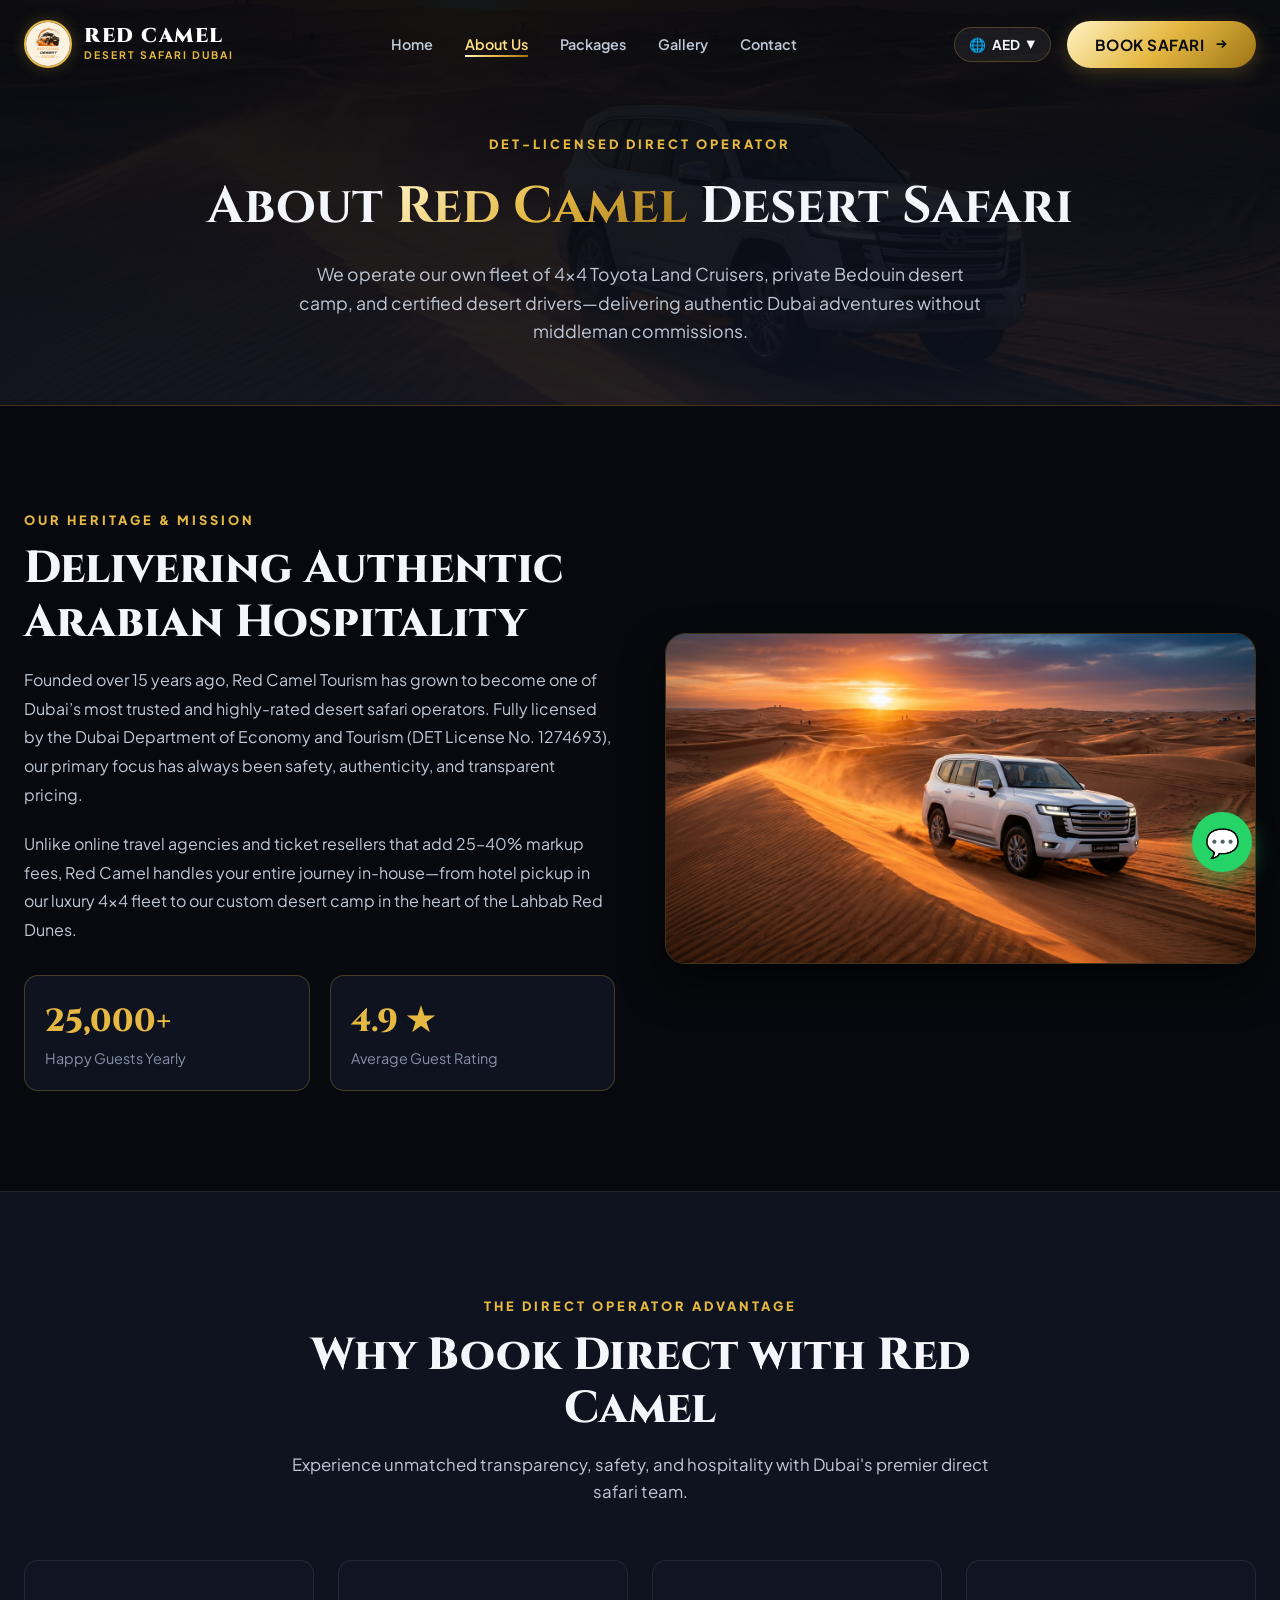
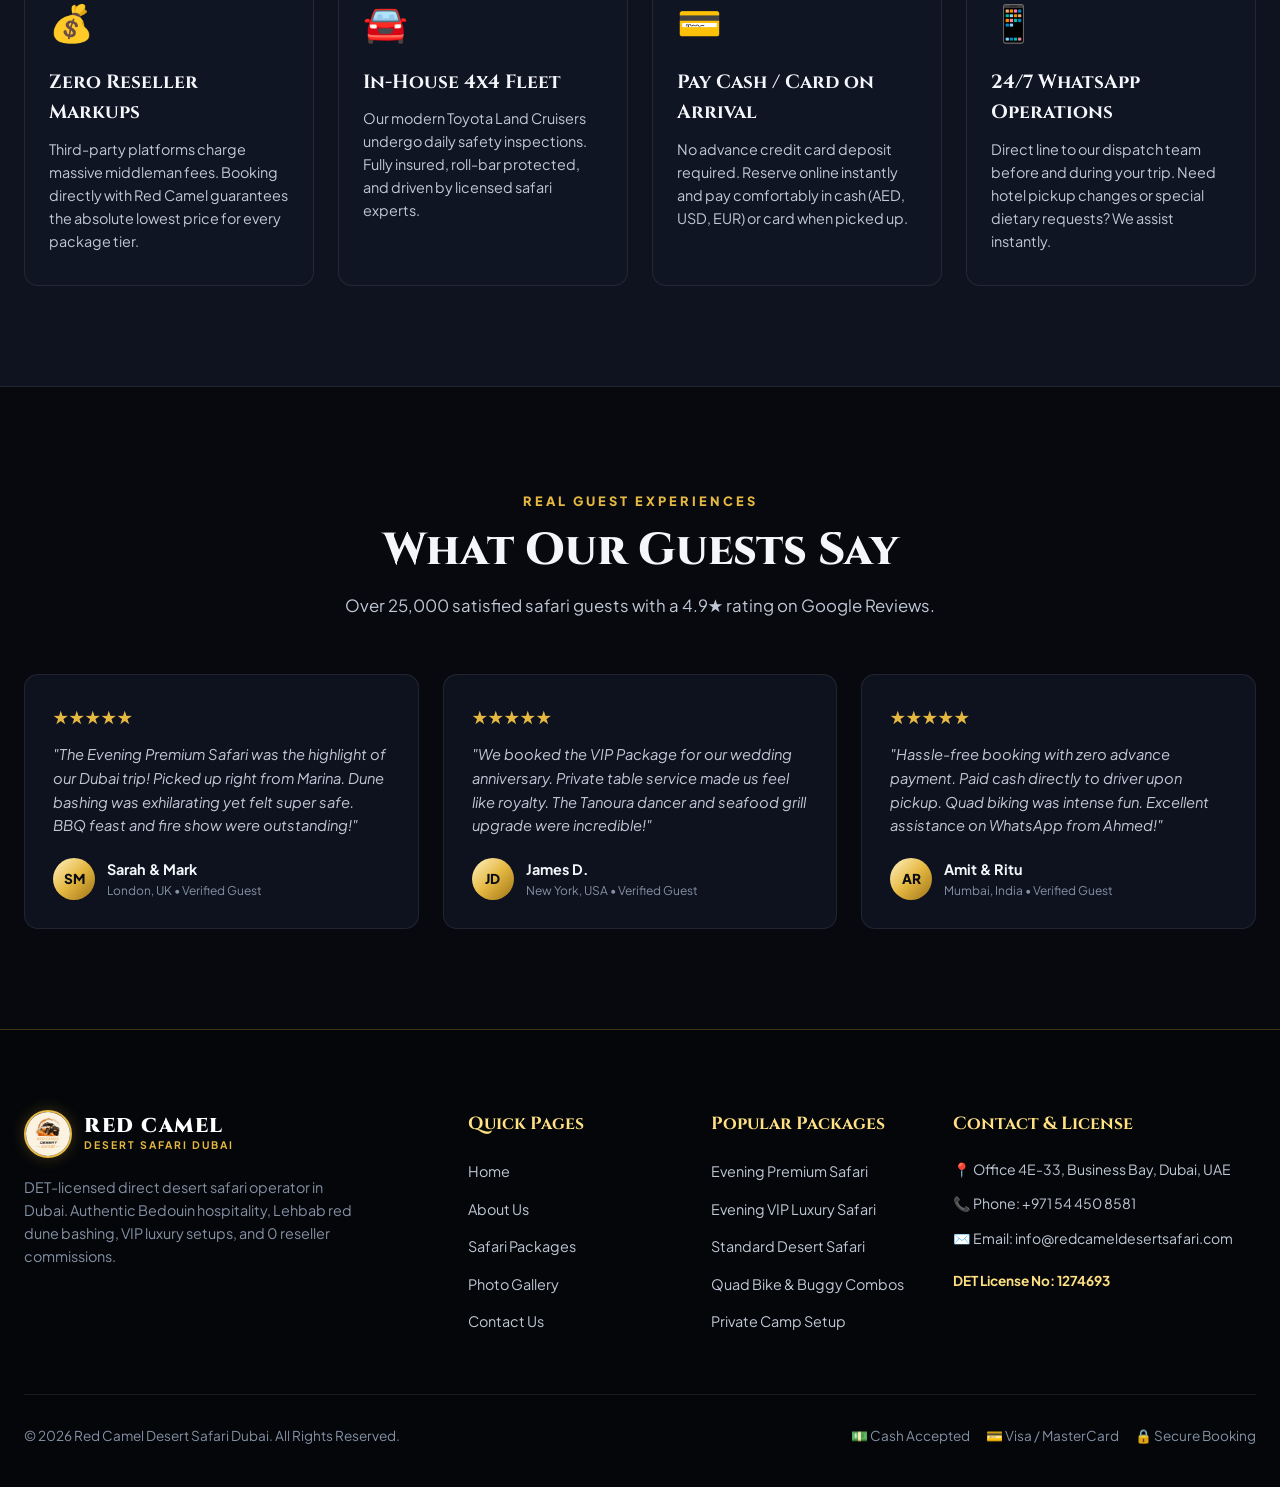
<file: about.html>
<!DOCTYPE html>
<html lang="en">
<head>
  <meta charset="UTF-8">
  <meta name="viewport" content="width=device-width, initial-scale=1.0">
  <title>About Us | Red Camel Desert Safari Dubai - DET Licensed Direct Operator</title>
  <meta name="description" content="Learn about Red Camel Desert Safari - Dubai's top DET-licensed direct safari operator. Fleet of 4x4 Land Cruisers, in-house Bedouin camp, zero reseller markups & pay on arrival.">
  <meta name="keywords" content="About Red Camel Desert Safari, Dubai desert safari operator, DET licensed safari company, direct safari operator Dubai">
  <link rel="icon" href="data:image/svg+xml,<svg xmlns=%22http://www.w3.org/2000/svg%22 viewBox=%220 0 100 100%22><text y=%22.9em%22 font-size=%2290%22>🐪</text></svg>">
  <link rel="stylesheet" href="index.css">
</head>
<body>

  <!-- ==========================================================================
       HEADER / STICKY NAVIGATION
       ========================================================================== -->
  <header class="header">
    <div class="container header-inner">
      <a href="index.html" class="logo">
        <img src="assets/images/logo.png" alt="Red Camel Desert Safari" class="logo-img">
        <div class="logo-text">
          <span class="logo-title">RED CAMEL</span>
          <span class="logo-sub">DESERT SAFARI DUBAI</span>
        </div>
      </a>

      <ul class="nav-menu" id="navMenu">
        <li><a href="index.html" class="nav-link">Home</a></li>
        <li><a href="about.html" class="nav-link active">About Us</a></li>
        <li><a href="packages.html" class="nav-link">Packages</a></li>
        <li><a href="gallery.html" class="nav-link">Gallery</a></li>
        <li><a href="contact.html" class="nav-link">Contact</a></li>
      </ul>

      <div class="header-controls">
        <!-- Currency Converter -->
        <div class="currency-selector">
          <button class="currency-btn" id="currencyBtn" aria-label="Select Currency">
            <span>🌐</span>
            <span class="curr-code">AED</span>
            <small>▼</small>
          </button>
          <div class="currency-dropdown" id="currencyDropdown">
            <button class="currency-opt selected" data-curr="AED"><span>AED</span> <span>Dirham</span></button>
            <button class="currency-opt" data-curr="USD"><span>USD</span> <span>Dollar</span></button>
            <button class="currency-opt" data-curr="EUR"><span>EUR</span> <span>Euro</span></button>
            <button class="currency-opt" data-curr="GBP"><span>GBP</span> <span>Pound</span></button>
            <button class="currency-opt" data-curr="SAR"><span>SAR</span> <span>Riyal</span></button>
            <button class="currency-opt" data-curr="INR"><span>INR</span> <span>Rupee</span></button>
          </div>
        </div>

        <button class="btn btn-primary header-book-btn" onclick="openBookingDrawer('evening-premium')">
          <span>Book Safari</span>
          <svg width="14" height="14" viewBox="0 0 16 16" fill="none" stroke="currentColor" stroke-width="2">
            <path d="M3 8h10M9 4l4 4-4 4"/>
          </svg>
        </button>

        <button class="burger-btn" id="burgerBtn" aria-label="Toggle Mobile Menu">
          <svg width="24" height="24" viewBox="0 0 24 24" fill="none" stroke="currentColor" stroke-width="2.5">
            <path d="M4 6h16M4 12h16M4 18h16"/>
          </svg>
        </button>
      </div>
    </div>
  </header>

  <!-- ==========================================================================
       PAGE HERO BANNER
       ========================================================================== -->
  <section class="page-banner">
    <div class="container">
      <span class="section-eyebrow">DET-LICENSED DIRECT OPERATOR</span>
      <h1 class="page-banner-title">About <span class="gradient-text-gold">Red Camel</span> Desert Safari</h1>
      <p class="page-banner-desc">
        We operate our own fleet of 4x4 Toyota Land Cruisers, private Bedouin desert camp, and certified desert drivers—delivering authentic Dubai adventures without middleman commissions.
      </p>
    </div>
  </section>

  <!-- ==========================================================================
       OUR STORY & VALUES
       ========================================================================== -->
  <section class="section">
    <div class="container">
      <div style="display: grid; grid-template-columns: 1fr 1fr; gap: 50px; align-items: center;">
        <div>
          <span class="section-eyebrow">OUR HERITAGE & MISSION</span>
          <h2 class="section-title">Delivering Authentic Arabian Hospitality</h2>
          <p style="color: var(--text-secondary); line-height: 1.8; margin-bottom: 20px;">
            Founded over 15 years ago, Red Camel Tourism has grown to become one of Dubai’s most trusted and highly-rated desert safari operators. Fully licensed by the Dubai Department of Economy and Tourism (DET License No. 1274693), our primary focus has always been safety, authenticity, and transparent pricing.
          </p>
          <p style="color: var(--text-secondary); line-height: 1.8; margin-bottom: 24px;">
            Unlike online travel agencies and ticket resellers that add 25–40% markup fees, Red Camel handles your entire journey in-house—from hotel pickup in our luxury 4x4 fleet to our custom desert camp in the heart of the Lahbab Red Dunes.
          </p>

          <div style="display: grid; grid-template-columns: 1fr 1fr; gap: 20px; margin-top: 30px;">
            <div style="background: var(--bg-surface); border: 1px solid var(--border-gold); padding: 20px; border-radius: var(--radius-md);">
              <div style="font-size: 2rem; color: var(--gold-primary); font-weight: 800; font-family: var(--font-heading);">25,000+</div>
              <div style="color: var(--text-muted); font-size: 0.9rem;">Happy Guests Yearly</div>
            </div>
            <div style="background: var(--bg-surface); border: 1px solid var(--border-gold); padding: 20px; border-radius: var(--radius-md);">
              <div style="font-size: 2rem; color: var(--gold-primary); font-weight: 800; font-family: var(--font-heading);">4.9 ★</div>
              <div style="color: var(--text-muted); font-size: 0.9rem;">Average Guest Rating</div>
            </div>
          </div>
        </div>

        <div>
          <img src="assets/images/hero_desert.jpg" alt="Red Camel Land Cruiser Fleet" style="width: 100%; border-radius: var(--radius-lg); border: 1px solid var(--border-gold); box-shadow: var(--shadow-lg);">
        </div>
      </div>
    </div>
  </section>

  <!-- ==========================================================================
       WHY BOOK DIRECT WITH RED CAMEL
       ========================================================================== -->
  <section class="section" style="background: var(--bg-surface); border-top: 1px solid var(--border-light); border-bottom: 1px solid var(--border-light);">
    <div class="container">
      <div class="section-header">
        <span class="section-eyebrow">THE DIRECT OPERATOR ADVANTAGE</span>
        <h2 class="section-title">Why Book Direct with Red Camel</h2>
        <p class="section-desc">Experience unmatched transparency, safety, and hospitality with Dubai's premier direct safari team.</p>
      </div>

      <div class="why-grid">
        <div class="why-card">
          <div class="why-icon">💰</div>
          <h3 class="why-title">Zero Reseller Markups</h3>
          <p class="why-desc">Third-party platforms charge massive middleman fees. Booking directly with Red Camel guarantees the absolute lowest price for every package tier.</p>
        </div>
        <div class="why-card">
          <div class="why-icon">🚘</div>
          <h3 class="why-title">In-House 4x4 Fleet</h3>
          <p class="why-desc">Our modern Toyota Land Cruisers undergo daily safety inspections. Fully insured, roll-bar protected, and driven by licensed safari experts.</p>
        </div>
        <div class="why-card">
          <div class="why-icon">💳</div>
          <h3 class="why-title">Pay Cash / Card on Arrival</h3>
          <p class="why-desc">No advance credit card deposit required. Reserve online instantly and pay comfortably in cash (AED, USD, EUR) or card when picked up.</p>
        </div>
        <div class="why-card">
          <div class="why-icon">📱</div>
          <h3 class="why-title">24/7 WhatsApp Operations</h3>
          <p class="why-desc">Direct line to our dispatch team before and during your trip. Need hotel pickup changes or special dietary requests? We assist instantly.</p>
        </div>
      </div>
    </div>
  </section>

  <!-- ==========================================================================
       VERIFIED REVIEWS
       ========================================================================== -->
  <section class="section">
    <div class="container">
      <div class="section-header">
        <span class="section-eyebrow">REAL GUEST EXPERIENCES</span>
        <h2 class="section-title">What Our Guests Say</h2>
        <p class="section-desc">Over 25,000 satisfied safari guests with a 4.9★ rating on Google Reviews.</p>
      </div>

      <div class="reviews-grid">
        <div class="review-card">
          <div class="review-stars">★★★★★</div>
          <p class="review-text">"The Evening Premium Safari was the highlight of our Dubai trip! Picked up right from Marina. Dune bashing was exhilarating yet felt super safe. BBQ feast and fire show were outstanding!"</p>
          <div class="review-author">
            <div class="review-avatar">SM</div>
            <div class="author-info">
              <span class="author-name">Sarah & Mark</span>
              <span class="author-meta">London, UK • Verified Guest</span>
            </div>
          </div>
        </div>

        <div class="review-card">
          <div class="review-stars">★★★★★</div>
          <p class="review-text">"We booked the VIP Package for our wedding anniversary. Private table service made us feel like royalty. The Tanoura dancer and seafood grill upgrade were incredible!"</p>
          <div class="review-author">
            <div class="review-avatar">JD</div>
            <div class="author-info">
              <span class="author-name">James D.</span>
              <span class="author-meta">New York, USA • Verified Guest</span>
            </div>
          </div>
        </div>

        <div class="review-card">
          <div class="review-stars">★★★★★</div>
          <p class="review-text">"Hassle-free booking with zero advance payment. Paid cash directly to driver upon pickup. Quad biking was intense fun. Excellent assistance on WhatsApp from Ahmed!"</p>
          <div class="review-author">
            <div class="review-avatar">AR</div>
            <div class="author-info">
              <span class="author-name">Amit & Ritu</span>
              <span class="author-meta">Mumbai, India • Verified Guest</span>
            </div>
          </div>
        </div>
      </div>
    </div>
  </section>

  <!-- ==========================================================================
       BOOKING MODAL / DRAWER
       ========================================================================== -->
  <div class="modal-overlay" id="bookingModal" onclick="closeBookingDrawer()">
    <div class="booking-drawer" id="bookingDrawer" onclick="event.stopPropagation()">
      <div class="drawer-header">
        <h3 class="drawer-title">Reserve Desert Safari</h3>
        <button class="close-btn" onclick="closeBookingDrawer()" aria-label="Close Drawer">✕</button>
      </div>

      <div class="drawer-body">
        <form id="bookingForm" onsubmit="submitBookingToWhatsapp(event)">
          <div class="form-group">
            <label class="form-label">Select Package</label>
            <select class="form-control" id="bookPackageSelect">
              <option value="selfdrive-standard">Self-Drive Standard Pass (AED 35)</option>
              <option value="selfdrive-premium">Self-Drive Premium Pass (AED 59)</option>
              <option value="selfdrive-vip">Self-Drive VIP Pass (AED 75)</option>
              <option value="evening-standard">Evening Standard Safari (AED 79)</option>
              <option value="evening-premium">Evening Premium Safari (AED 129)</option>
              <option value="evening-vip">Evening VIP Luxury Safari (AED 299)</option>
              <option value="combo-quad-safari">Quad Bike + Evening Safari Combo (AED 299)</option>
              <option value="birthday-celebration">Birthday Celebration Safari (AED 699)</option>
              <option value="sunrise-safari">Sunrise Private Safari (AED 419)</option>
              <option value="morning-short-private">Morning Short Safari - Private (AED 449)</option>
              <option value="evening-short-private">Evening Short Safari - Private (AED 479)</option>
              <option value="vip-traditional-arabic">VIP Traditional Arabic - Private (AED 999)</option>
              <option value="private-camp-setup">Private Desert Camp Setup (AED 2,599)</option>
            </select>
          </div>

          <div class="form-group">
            <label class="form-label">Safari Date</label>
            <input type="date" class="form-control" id="bookDate" required>
          </div>

          <div class="form-group">
            <label class="form-label">Number of Guests</label>
            <div style="display: grid; grid-template-columns: 1fr 1fr; gap: 12px;">
              <div class="counter-wrap">
                <span>Adults</span>
                <div style="display: flex; align-items: center; gap: 10px;">
                  <button type="button" class="counter-btn" onclick="updateCounter('adult', -1)">-</button>
                  <span id="adultCountEl" style="font-weight: 800; font-size: 1rem;">2</span>
                  <button type="button" class="counter-btn" onclick="updateCounter('adult', 1)">+</button>
                </div>
              </div>
              <div class="counter-wrap">
                <span>Kids (3-11y, 25% Off)</span>
                <div style="display: flex; align-items: center; gap: 10px;">
                  <button type="button" class="counter-btn" onclick="updateCounter('child', -1)">-</button>
                  <span id="childCountEl" style="font-weight: 800; font-size: 1rem;">0</span>
                  <button type="button" class="counter-btn" onclick="updateCounter('child', 1)">+</button>
                </div>
              </div>
            </div>
          </div>

          <div class="form-group">
            <label class="form-label">Transport Choice</label>
            <select class="form-control" id="transportSelect">
              <option value="sharing">Sharing 4x4 SUV (Included Free)</option>
              <option value="private">Private 4x4 Land Cruiser (+400 AED Flat)</option>
            </select>
          </div>

          <div class="form-group">
            <label class="form-label">Add-on Quad Bike Ride</label>
            <select class="form-control" id="quadSelect">
              <option value="none">No Quad Bike</option>
              <option value="30m">30 Min Quad Bike (+150 AED / pax)</option>
              <option value="60m">60 Min Quad Bike (+250 AED / pax)</option>
            </select>
          </div>

          <div class="form-group">
            <label class="form-label">Lead Guest Name</label>
            <input type="text" class="form-control" id="bookName" placeholder="e.g. John Smith" required>
          </div>

          <div class="form-group">
            <label class="form-label">Hotel / Pick-Up Location</label>
            <input type="text" class="form-control" id="bookHotel" placeholder="e.g. Atlantis The Palm / Address Downtown" required>
          </div>

          <div class="price-breakdown">
            <div class="breakdown-row">
              <span>Adults Subtotal</span>
              <span id="subtotalAdults">2 × AED 129</span>
            </div>
            <div class="breakdown-row">
              <span>Children Subtotal</span>
              <span id="subtotalChildren">0 × AED 97</span>
            </div>
            <div class="breakdown-row">
              <span>Transport</span>
              <span id="subtotalTransport">Free Included</span>
            </div>
            <div class="breakdown-total">
              <span>Payable on Arrival</span>
              <span id="grandTotalEl" style="color: var(--gold-primary);">AED 258</span>
            </div>
          </div>

          <button type="submit" class="btn btn-whatsapp" style="width: 100%; margin-top: 18px;">
            <span>💬 Send Reservation via WhatsApp</span>
          </button>
        </form>
      </div>
    </div>
  </div>

  <!-- FLOATING WHATSAPP BUTTON -->
  <a href="https://wa.me/971544508581" target="_blank" rel="noopener" class="floating-wa" aria-label="Contact Red Camel Safari on WhatsApp">
    💬
  </a>

  <!-- ==========================================================================
       FOOTER
       ========================================================================== -->
  <footer class="footer" id="contact">
    <div class="container">
      <div class="footer-grid">
        <div>
          <a href="index.html" class="logo" style="margin-bottom: 18px;">
            <img src="assets/images/logo.png" alt="Red Camel Desert Safari" class="logo-img">
            <div class="logo-text">
              <span class="logo-title">RED CAMEL</span>
              <span class="logo-sub">DESERT SAFARI DUBAI</span>
            </div>
          </a>
          <p style="font-size: 0.9rem; color: var(--text-muted); line-height: 1.6; max-width: 340px;">
            DET-licensed direct desert safari operator in Dubai. Authentic Bedouin hospitality, Lehbab red dune bashing, VIP luxury setups, and 0 reseller commissions.
          </p>
        </div>

        <div>
          <h4 class="footer-col-title">Quick Pages</h4>
          <ul class="footer-links">
            <li><a href="index.html" class="footer-link">Home</a></li>
            <li><a href="about.html" class="footer-link">About Us</a></li>
            <li><a href="packages.html" class="footer-link">Safari Packages</a></li>
            <li><a href="gallery.html" class="footer-link">Photo Gallery</a></li>
            <li><a href="contact.html" class="footer-link">Contact Us</a></li>
          </ul>
        </div>

        <div>
          <h4 class="footer-col-title">Popular Packages</h4>
          <ul class="footer-links">
            <li><a href="packages.html" class="footer-link">Evening Premium Safari</a></li>
            <li><a href="packages.html" class="footer-link">Evening VIP Luxury Safari</a></li>
            <li><a href="packages.html" class="footer-link">Standard Desert Safari</a></li>
            <li><a href="packages.html" class="footer-link">Quad Bike & Buggy Combos</a></li>
            <li><a href="packages.html" class="footer-link">Private Camp Setup</a></li>
          </ul>
        </div>

        <div>
          <h4 class="footer-col-title">Contact & License</h4>
          <ul class="footer-links">
            <li style="color: var(--text-secondary); font-size: 0.88rem;">📍 Office 4E-33, Business Bay, Dubai, UAE</li>
            <li style="color: var(--text-secondary); font-size: 0.88rem;">📞 Phone: +971 54 450 8581</li>
            <li style="color: var(--text-secondary); font-size: 0.88rem;">✉️ Email: info@redcameldesertsafari.com</li>
            <li style="color: var(--gold-light); font-size: 0.85rem; font-weight: 700; margin-top: 8px;">DET License No: 1274693</li>
          </ul>
        </div>
      </div>

      <div class="footer-bottom">
        <div>© 2026 Red Camel Desert Safari Dubai. All Rights Reserved.</div>
        <div style="display: flex; gap: 16px;">
          <span>💵 Cash Accepted</span>
          <span>💳 Visa / MasterCard</span>
          <span>🔒 Secure Booking</span>
        </div>
      </div>
    </div>
  </footer>

  <script src="app.js"></script>
</body>
</html>
</file>
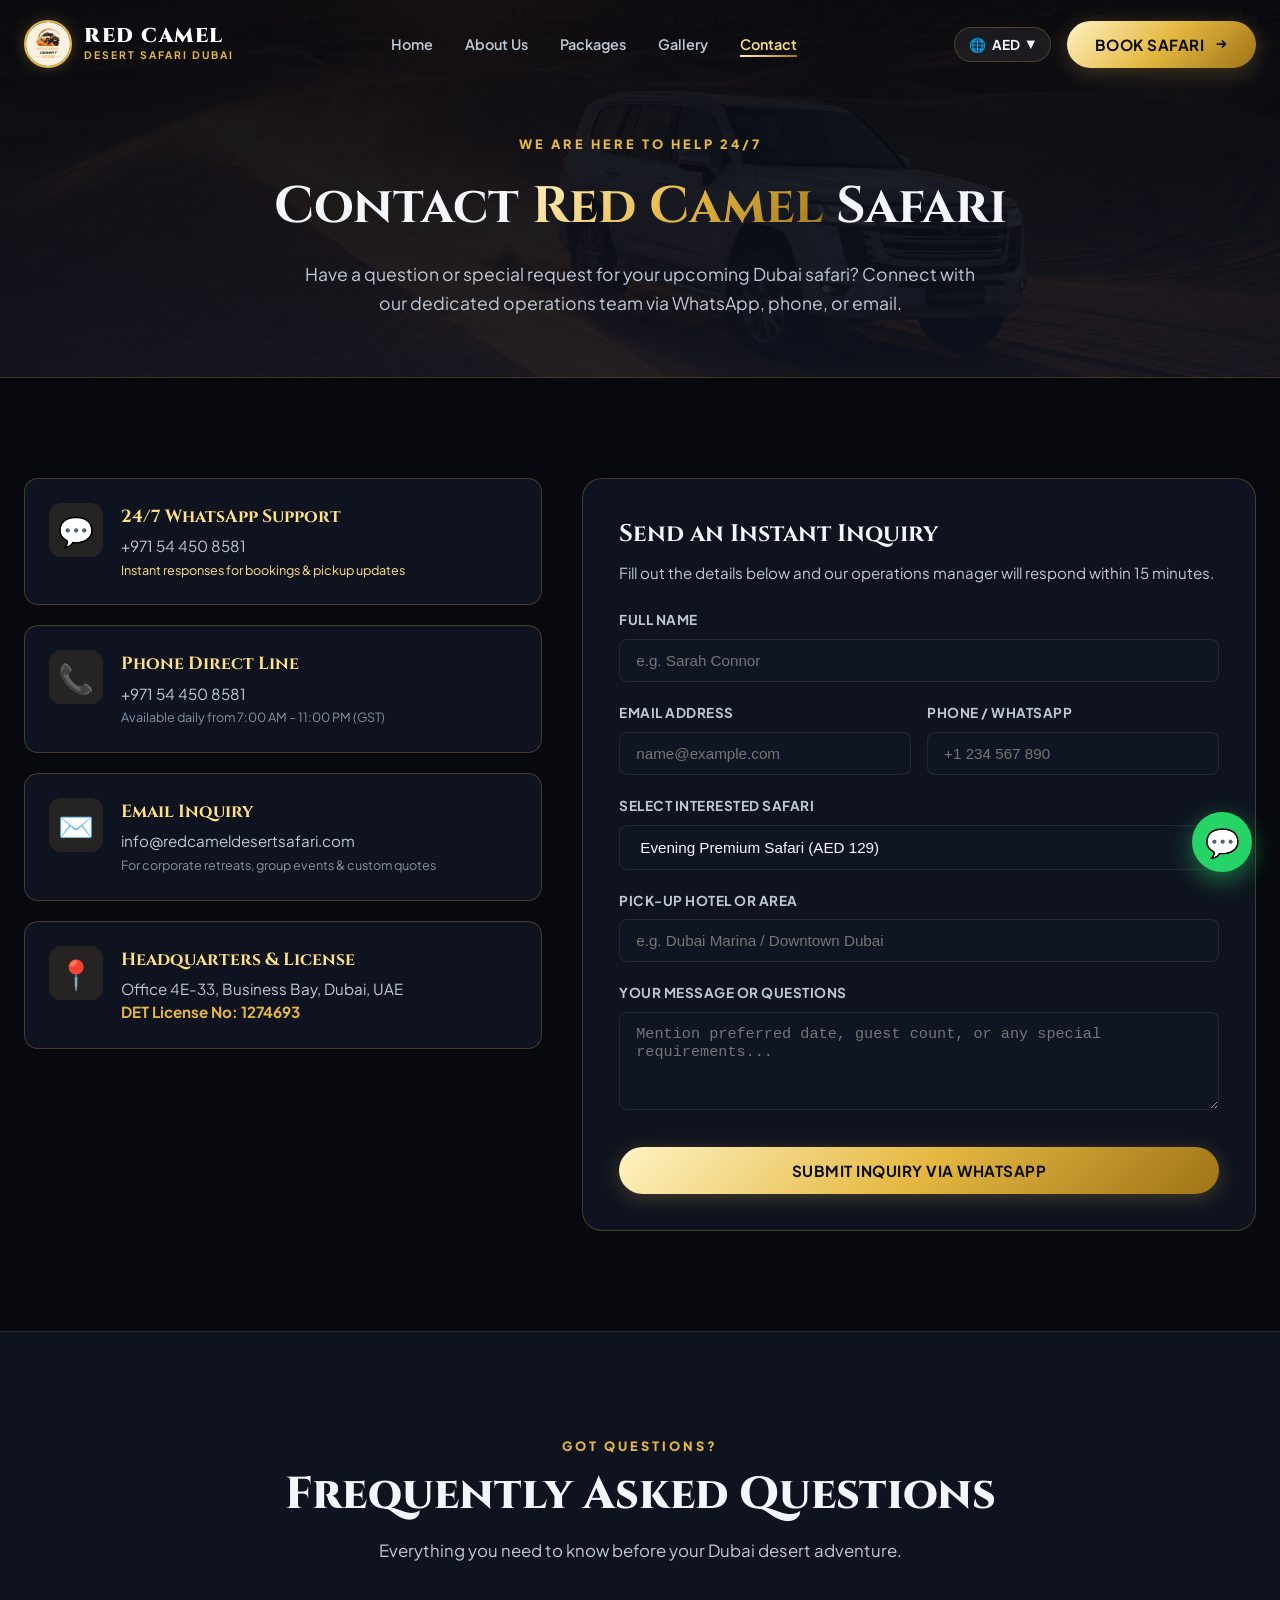
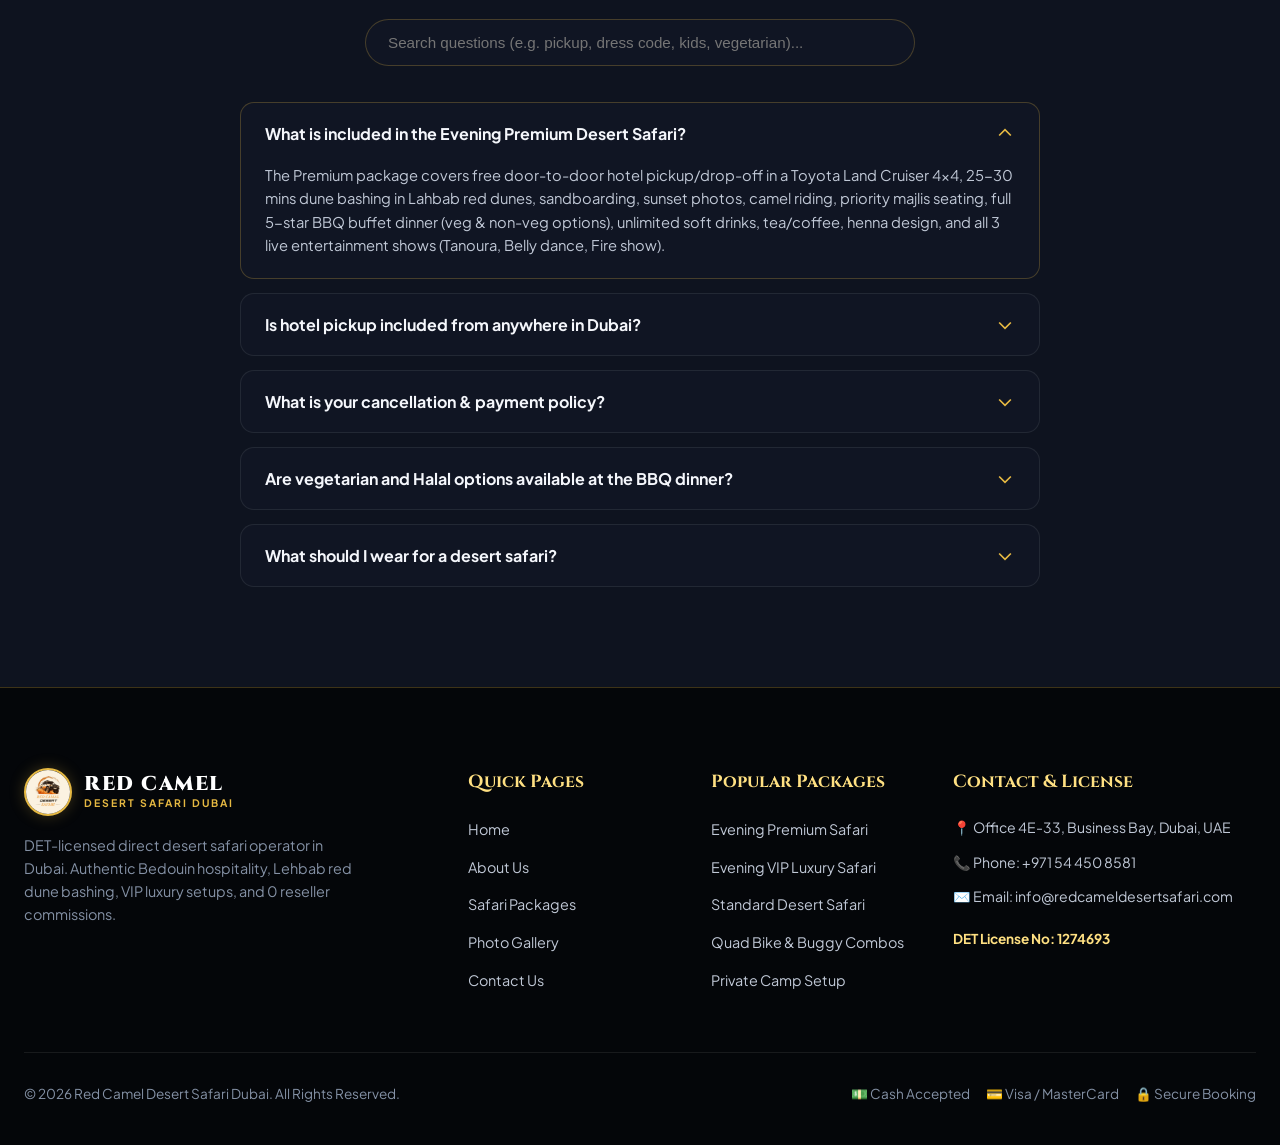
<file: contact.html>
<!DOCTYPE html>
<html lang="en">
<head>
  <meta charset="UTF-8">
  <meta name="viewport" content="width=device-width, initial-scale=1.0">
  <title>Contact Us | Red Camel Desert Safari Dubai</title>
  <meta name="description" content="Contact Red Camel Desert Safari Dubai team 24/7. Office location in Business Bay, direct WhatsApp support, phone, email & online safari inquiry form.">
  <meta name="keywords" content="Contact Red Camel Safari, Dubai desert safari contact number, WhatsApp desert safari booking Dubai">
  <link rel="icon" href="data:image/svg+xml,<svg xmlns=%22http://www.w3.org/2000/svg%22 viewBox=%220 0 100 100%22><text y=%22.9em%22 font-size=%2290%22>🐪</text></svg>">
  <link rel="stylesheet" href="index.css">
</head>
<body>

  <!-- ==========================================================================
       HEADER / STICKY NAVIGATION
       ========================================================================== -->
  <header class="header">
    <div class="container header-inner">
      <a href="index.html" class="logo">
        <img src="assets/images/logo.png" alt="Red Camel Desert Safari" class="logo-img">
        <div class="logo-text">
          <span class="logo-title">RED CAMEL</span>
          <span class="logo-sub">DESERT SAFARI DUBAI</span>
        </div>
      </a>

      <ul class="nav-menu" id="navMenu">
        <li><a href="index.html" class="nav-link">Home</a></li>
        <li><a href="about.html" class="nav-link">About Us</a></li>
        <li><a href="packages.html" class="nav-link">Packages</a></li>
        <li><a href="gallery.html" class="nav-link">Gallery</a></li>
        <li><a href="contact.html" class="nav-link active">Contact</a></li>
      </ul>

      <div class="header-controls">
        <!-- Currency Converter -->
        <div class="currency-selector">
          <button class="currency-btn" id="currencyBtn" aria-label="Select Currency">
            <span>🌐</span>
            <span class="curr-code">AED</span>
            <small>▼</small>
          </button>
          <div class="currency-dropdown" id="currencyDropdown">
            <button class="currency-opt selected" data-curr="AED"><span>AED</span> <span>Dirham</span></button>
            <button class="currency-opt" data-curr="USD"><span>USD</span> <span>Dollar</span></button>
            <button class="currency-opt" data-curr="EUR"><span>EUR</span> <span>Euro</span></button>
            <button class="currency-opt" data-curr="GBP"><span>GBP</span> <span>Pound</span></button>
            <button class="currency-opt" data-curr="SAR"><span>SAR</span> <span>Riyal</span></button>
            <button class="currency-opt" data-curr="INR"><span>INR</span> <span>Rupee</span></button>
          </div>
        </div>

        <button class="btn btn-primary header-book-btn" onclick="openBookingDrawer('evening-premium')">
          <span>Book Safari</span>
          <svg width="14" height="14" viewBox="0 0 16 16" fill="none" stroke="currentColor" stroke-width="2">
            <path d="M3 8h10M9 4l4 4-4 4"/>
          </svg>
        </button>

        <button class="burger-btn" id="burgerBtn" aria-label="Toggle Mobile Menu">
          <svg width="24" height="24" viewBox="0 0 24 24" fill="none" stroke="currentColor" stroke-width="2.5">
            <path d="M4 6h16M4 12h16M4 18h16"/>
          </svg>
        </button>
      </div>
    </div>
  </header>

  <!-- ==========================================================================
       PAGE HERO BANNER
       ========================================================================== -->
  <section class="page-banner">
    <div class="container">
      <span class="section-eyebrow">WE ARE HERE TO HELP 24/7</span>
      <h1 class="page-banner-title">Contact <span class="gradient-text-gold">Red Camel</span> Safari</h1>
      <p class="page-banner-desc">
        Have a question or special request for your upcoming Dubai safari? Connect with our dedicated operations team via WhatsApp, phone, or email.
      </p>
    </div>
  </section>

  <!-- ==========================================================================
       CONTACT GRID & INQUIRY FORM
       ========================================================================== -->
  <section class="section">
    <div class="container">
      <div class="contact-grid">

        <!-- Contact Info Cards -->
        <div class="contact-info-cards">
          <div class="contact-card">
            <div class="contact-card-icon">💬</div>
            <div>
              <h3 class="contact-card-title">24/7 WhatsApp Support</h3>
              <p class="contact-card-text">+971 54 450 8581<br><small style="color: var(--gold-light);">Instant responses for bookings & pickup updates</small></p>
            </div>
          </div>

          <div class="contact-card">
            <div class="contact-card-icon">📞</div>
            <div>
              <h3 class="contact-card-title">Phone Direct Line</h3>
              <p class="contact-card-text">+971 54 450 8581<br><small style="color: var(--text-muted);">Available daily from 7:00 AM – 11:00 PM (GST)</small></p>
            </div>
          </div>

          <div class="contact-card">
            <div class="contact-card-icon">✉️</div>
            <div>
              <h3 class="contact-card-title">Email Inquiry</h3>
              <p class="contact-card-text">info@redcameldesertsafari.com<br><small style="color: var(--text-muted);">For corporate retreats, group events & custom quotes</small></p>
            </div>
          </div>

          <div class="contact-card">
            <div class="contact-card-icon">📍</div>
            <div>
              <h3 class="contact-card-title">Headquarters & License</h3>
              <p class="contact-card-text">Office 4E-33, Business Bay, Dubai, UAE<br><strong style="color: var(--gold-primary);">DET License No: 1274693</strong></p>
            </div>
          </div>
        </div>

        <!-- Contact Form -->
        <div class="contact-form-wrap">
          <h3 style="font-family: var(--font-heading); font-size: 1.5rem; margin-bottom: 8px;">Send an Instant Inquiry</h3>
          <p style="color: var(--text-secondary); font-size: 0.95rem; margin-bottom: 24px;">Fill out the details below and our operations manager will respond within 15 minutes.</p>

          <form onsubmit="submitBookingToWhatsapp(event)">
            <div class="form-group">
              <label class="form-label">Full Name</label>
              <input type="text" class="form-control" id="bookName" placeholder="e.g. Sarah Connor" required>
            </div>

            <div style="display: grid; grid-template-columns: 1fr 1fr; gap: 16px;">
              <div class="form-group">
                <label class="form-label">Email Address</label>
                <input type="email" class="form-control" placeholder="name@example.com" required>
              </div>
              <div class="form-group">
                <label class="form-label">Phone / WhatsApp</label>
                <input type="tel" class="form-control" placeholder="+1 234 567 890" required>
              </div>
            </div>

            <div class="form-group">
              <label class="form-label">Select Interested Safari</label>
              <select class="form-control" id="bookPackageSelect">
                <option value="evening-premium">Evening Premium Safari (AED 129)</option>
                <option value="evening-vip">Evening VIP Luxury Safari (AED 299)</option>
                <option value="combo-quad-safari">Quad Bike + Evening Safari Combo (AED 299)</option>
                <option value="birthday-celebration">Birthday Celebration Safari (AED 699)</option>
                <option value="evening-standard">Evening Standard Safari (AED 79)</option>
                <option value="private-camp-setup">Private Desert Camp Setup (AED 2,599)</option>
              </select>
            </div>

            <div class="form-group">
              <label class="form-label">Pick-Up Hotel or Area</label>
              <input type="text" class="form-control" id="bookHotel" placeholder="e.g. Dubai Marina / Downtown Dubai" required>
            </div>

            <div class="form-group">
              <label class="form-label">Your Message or Questions</label>
              <textarea class="form-control" rows="4" placeholder="Mention preferred date, guest count, or any special requirements..."></textarea>
            </div>

            <button type="submit" class="btn btn-primary" style="width: 100%; margin-top: 10px;">
              <span>Submit Inquiry via WhatsApp</span>
            </button>
          </form>
        </div>

      </div>
    </div>
  </section>

  <!-- ==========================================================================
       FAQ ACCORDION & SEARCH
       ========================================================================== -->
  <section class="section" id="faq" style="background: var(--bg-surface); border-top: 1px solid var(--border-light);">
    <div class="container">
      <div class="section-header">
        <span class="section-eyebrow">GOT QUESTIONS?</span>
        <h2 class="section-title">Frequently Asked Questions</h2>
        <p class="section-desc">Everything you need to know before your Dubai desert adventure.</p>
      </div>

      <div class="faq-search-wrap">
        <input type="text" class="faq-input" id="faqSearch" placeholder="Search questions (e.g. pickup, dress code, kids, vegetarian)...">
      </div>

      <div class="faq-list">
        <div class="faq-item active">
          <button class="faq-question">
            <span>What is included in the Evening Premium Desert Safari?</span>
            <svg class="faq-icon" viewBox="0 0 24 24" fill="none" stroke="currentColor" stroke-width="2">
              <path d="M19 9l-7 7-7-7"/>
            </svg>
          </button>
          <div class="faq-answer">
            <p>The Premium package covers free door-to-door hotel pickup/drop-off in a Toyota Land Cruiser 4x4, 25-30 mins dune bashing in Lahbab red dunes, sandboarding, sunset photos, camel riding, priority majlis seating, full 5-star BBQ buffet dinner (veg & non-veg options), unlimited soft drinks, tea/coffee, henna design, and all 3 live entertainment shows (Tanoura, Belly dance, Fire show).</p>
          </div>
        </div>

        <div class="faq-item">
          <button class="faq-question">
            <span>Is hotel pickup included from anywhere in Dubai?</span>
            <svg class="faq-icon" viewBox="0 0 24 24" fill="none" stroke="currentColor" stroke-width="2">
              <path d="M19 9l-7 7-7-7"/>
            </svg>
          </button>
          <div class="faq-answer">
            <p>Yes! Free door-to-door pickup and drop-off is included from any hotel, apartment, or residential building in Dubai and selected areas of Sharjah. For Abu Dhabi or Ras Al Khaimah pickups, a custom private transport surcharge applies.</p>
          </div>
        </div>

        <div class="faq-item">
          <button class="faq-question">
            <span>What is your cancellation & payment policy?</span>
            <svg class="faq-icon" viewBox="0 0 24 24" fill="none" stroke="currentColor" stroke-width="2">
              <path d="M19 9l-7 7-7-7"/>
            </svg>
          </button>
          <div class="faq-answer">
            <p>We offer 100% Free Cancellation up to 24 hours prior to pickup. You do not need to pay anything in advance to secure your booking. You pay on the date of your tour directly to your driver in cash (AED, USD, EUR) or by credit card.</p>
          </div>
        </div>

        <div class="faq-item">
          <button class="faq-question">
            <span>Are vegetarian and Halal options available at the BBQ dinner?</span>
            <svg class="faq-icon" viewBox="0 0 24 24" fill="none" stroke="currentColor" stroke-width="2">
              <path d="M19 9l-7 7-7-7"/>
            </svg>
          </button>
          <div class="faq-answer">
            <p>Yes. All meats served are 100% Halal certified. The buffet features separate vegetarian and non-vegetarian sections, including grilled chicken, lamb kebabs, falafel, hummus, biryani rice, fresh salads, and Arabic desserts. Vegan options are also available.</p>
          </div>
        </div>

        <div class="faq-item">
          <button class="faq-question">
            <span>What should I wear for a desert safari?</span>
            <svg class="faq-icon" viewBox="0 0 24 24" fill="none" stroke="currentColor" stroke-width="2">
              <path d="M19 9l-7 7-7-7"/>
            </svg>
          </button>
          <div class="faq-answer">
            <p>We recommend lightweight, comfortable cotton clothing and sneakers or sandals. Sunglasses and a sun hat are useful during golden hour. From November to March, desert evenings can get cool, so bringing a light jacket or cardigan is recommended.</p>
          </div>
        </div>
      </div>
    </div>
  </section>

  <!-- ==========================================================================
       BOOKING MODAL / DRAWER
       ========================================================================== -->
  <div class="modal-overlay" id="bookingModal" onclick="closeBookingDrawer()">
    <div class="booking-drawer" id="bookingDrawer" onclick="event.stopPropagation()">
      <div class="drawer-header">
        <h3 class="drawer-title">Reserve Desert Safari</h3>
        <button class="close-btn" onclick="closeBookingDrawer()" aria-label="Close Drawer">✕</button>
      </div>

      <div class="drawer-body">
        <form id="bookingForm" onsubmit="submitBookingToWhatsapp(event)">
          <div class="form-group">
            <label class="form-label">Select Package</label>
            <select class="form-control" id="bookPackageSelect">
              <option value="selfdrive-standard">Self-Drive Standard Pass (AED 35)</option>
              <option value="selfdrive-premium">Self-Drive Premium Pass (AED 59)</option>
              <option value="selfdrive-vip">Self-Drive VIP Pass (AED 75)</option>
              <option value="evening-standard">Evening Standard Safari (AED 79)</option>
              <option value="evening-premium">Evening Premium Safari (AED 129)</option>
              <option value="evening-vip">Evening VIP Luxury Safari (AED 299)</option>
              <option value="combo-quad-safari">Quad Bike + Evening Safari Combo (AED 299)</option>
              <option value="birthday-celebration">Birthday Celebration Safari (AED 699)</option>
              <option value="sunrise-safari">Sunrise Private Safari (AED 419)</option>
              <option value="morning-short-private">Morning Short Safari - Private (AED 449)</option>
              <option value="evening-short-private">Evening Short Safari - Private (AED 479)</option>
              <option value="vip-traditional-arabic">VIP Traditional Arabic - Private (AED 999)</option>
              <option value="private-camp-setup">Private Desert Camp Setup (AED 2,599)</option>
            </select>
          </div>

          <div class="form-group">
            <label class="form-label">Safari Date</label>
            <input type="date" class="form-control" id="bookDate" required>
          </div>

          <div class="form-group">
            <label class="form-label">Number of Guests</label>
            <div style="display: grid; grid-template-columns: 1fr 1fr; gap: 12px;">
              <div class="counter-wrap">
                <span>Adults</span>
                <div style="display: flex; align-items: center; gap: 10px;">
                  <button type="button" class="counter-btn" onclick="updateCounter('adult', -1)">-</button>
                  <span id="adultCountEl" style="font-weight: 800; font-size: 1rem;">2</span>
                  <button type="button" class="counter-btn" onclick="updateCounter('adult', 1)">+</button>
                </div>
              </div>
              <div class="counter-wrap">
                <span>Kids (3-11y, 25% Off)</span>
                <div style="display: flex; align-items: center; gap: 10px;">
                  <button type="button" class="counter-btn" onclick="updateCounter('child', -1)">-</button>
                  <span id="childCountEl" style="font-weight: 800; font-size: 1rem;">0</span>
                  <button type="button" class="counter-btn" onclick="updateCounter('child', 1)">+</button>
                </div>
              </div>
            </div>
          </div>

          <div class="form-group">
            <label class="form-label">Transport Choice</label>
            <select class="form-control" id="transportSelect">
              <option value="sharing">Sharing 4x4 SUV (Included Free)</option>
              <option value="private">Private 4x4 Land Cruiser (+400 AED Flat)</option>
            </select>
          </div>

          <div class="form-group">
            <label class="form-label">Add-on Quad Bike Ride</label>
            <select class="form-control" id="quadSelect">
              <option value="none">No Quad Bike</option>
              <option value="30m">30 Min Quad Bike (+150 AED / pax)</option>
              <option value="60m">60 Min Quad Bike (+250 AED / pax)</option>
            </select>
          </div>

          <div class="form-group">
            <label class="form-label">Lead Guest Name</label>
            <input type="text" class="form-control" id="bookName" placeholder="e.g. John Smith" required>
          </div>

          <div class="form-group">
            <label class="form-label">Hotel / Pick-Up Location</label>
            <input type="text" class="form-control" id="bookHotel" placeholder="e.g. Atlantis The Palm / Address Downtown" required>
          </div>

          <div class="price-breakdown">
            <div class="breakdown-row">
              <span>Adults Subtotal</span>
              <span id="subtotalAdults">2 × AED 129</span>
            </div>
            <div class="breakdown-row">
              <span>Children Subtotal</span>
              <span id="subtotalChildren">0 × AED 97</span>
            </div>
            <div class="breakdown-row">
              <span>Transport</span>
              <span id="subtotalTransport">Free Included</span>
            </div>
            <div class="breakdown-total">
              <span>Payable on Arrival</span>
              <span id="grandTotalEl" style="color: var(--gold-primary);">AED 258</span>
            </div>
          </div>

          <button type="submit" class="btn btn-whatsapp" style="width: 100%; margin-top: 18px;">
            <span>💬 Send Reservation via WhatsApp</span>
          </button>
        </form>
      </div>
    </div>
  </div>

  <!-- FLOATING WHATSAPP BUTTON -->
  <a href="https://wa.me/971544508581" target="_blank" rel="noopener" class="floating-wa" aria-label="Contact Red Camel Safari on WhatsApp">
    💬
  </a>

  <!-- ==========================================================================
       FOOTER
       ========================================================================== -->
  <footer class="footer" id="contact">
    <div class="container">
      <div class="footer-grid">
        <div>
          <a href="index.html" class="logo" style="margin-bottom: 18px;">
            <img src="assets/images/logo.png" alt="Red Camel Desert Safari" class="logo-img">
            <div class="logo-text">
              <span class="logo-title">RED CAMEL</span>
              <span class="logo-sub">DESERT SAFARI DUBAI</span>
            </div>
          </a>
          <p style="font-size: 0.9rem; color: var(--text-muted); line-height: 1.6; max-width: 340px;">
            DET-licensed direct desert safari operator in Dubai. Authentic Bedouin hospitality, Lehbab red dune bashing, VIP luxury setups, and 0 reseller commissions.
          </p>
        </div>

        <div>
          <h4 class="footer-col-title">Quick Pages</h4>
          <ul class="footer-links">
            <li><a href="index.html" class="footer-link">Home</a></li>
            <li><a href="about.html" class="footer-link">About Us</a></li>
            <li><a href="packages.html" class="footer-link">Safari Packages</a></li>
            <li><a href="gallery.html" class="footer-link">Photo Gallery</a></li>
            <li><a href="contact.html" class="footer-link">Contact Us</a></li>
          </ul>
        </div>

        <div>
          <h4 class="footer-col-title">Popular Packages</h4>
          <ul class="footer-links">
            <li><a href="packages.html" class="footer-link">Evening Premium Safari</a></li>
            <li><a href="packages.html" class="footer-link">Evening VIP Luxury Safari</a></li>
            <li><a href="packages.html" class="footer-link">Standard Desert Safari</a></li>
            <li><a href="packages.html" class="footer-link">Quad Bike & Buggy Combos</a></li>
            <li><a href="packages.html" class="footer-link">Private Camp Setup</a></li>
          </ul>
        </div>

        <div>
          <h4 class="footer-col-title">Contact & License</h4>
          <ul class="footer-links">
            <li style="color: var(--text-secondary); font-size: 0.88rem;">📍 Office 4E-33, Business Bay, Dubai, UAE</li>
            <li style="color: var(--text-secondary); font-size: 0.88rem;">📞 Phone: +971 54 450 8581</li>
            <li style="color: var(--text-secondary); font-size: 0.88rem;">✉️ Email: info@redcameldesertsafari.com</li>
            <li style="color: var(--gold-light); font-size: 0.85rem; font-weight: 700; margin-top: 8px;">DET License No: 1274693</li>
          </ul>
        </div>
      </div>

      <div class="footer-bottom">
        <div>© 2026 Red Camel Desert Safari Dubai. All Rights Reserved.</div>
        <div style="display: flex; gap: 16px;">
          <span>💵 Cash Accepted</span>
          <span>💳 Visa / MasterCard</span>
          <span>🔒 Secure Booking</span>
        </div>
      </div>
    </div>
  </footer>

  <script src="app.js"></script>
</body>
</html>
</file>
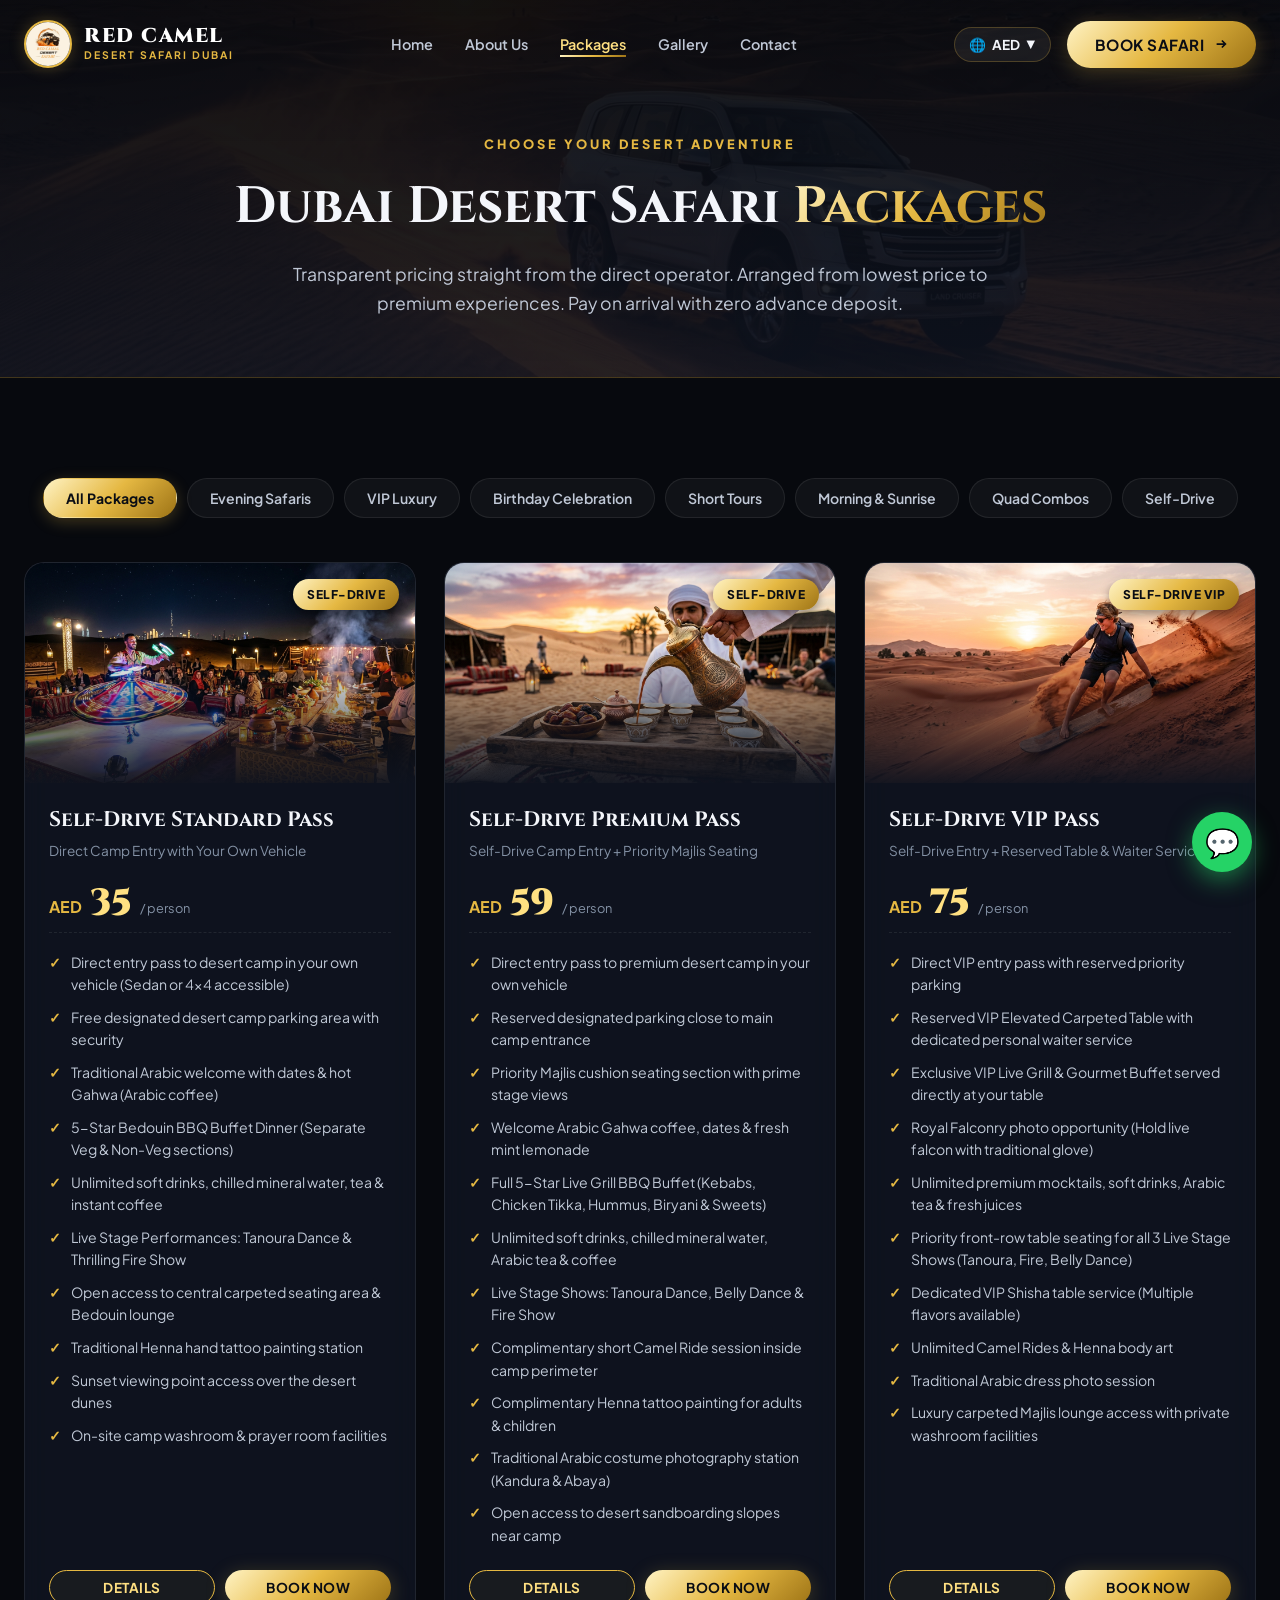
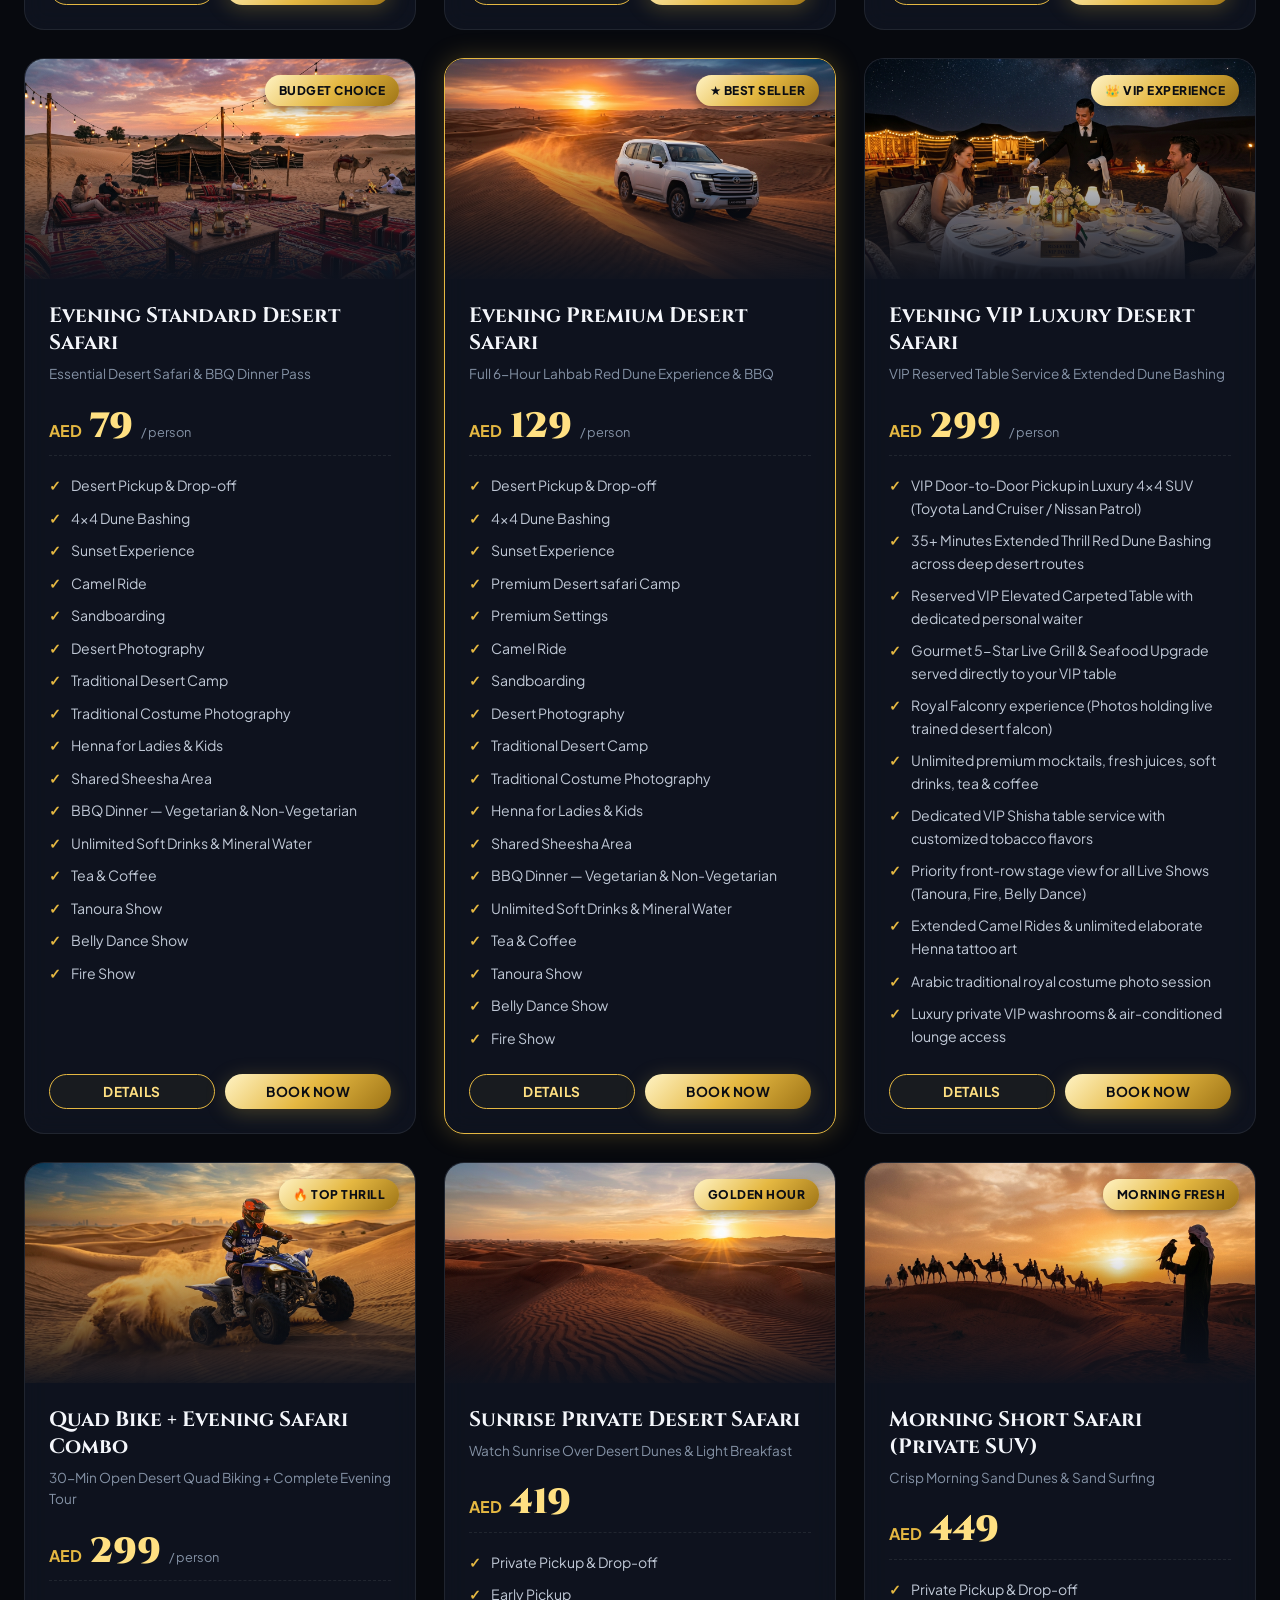
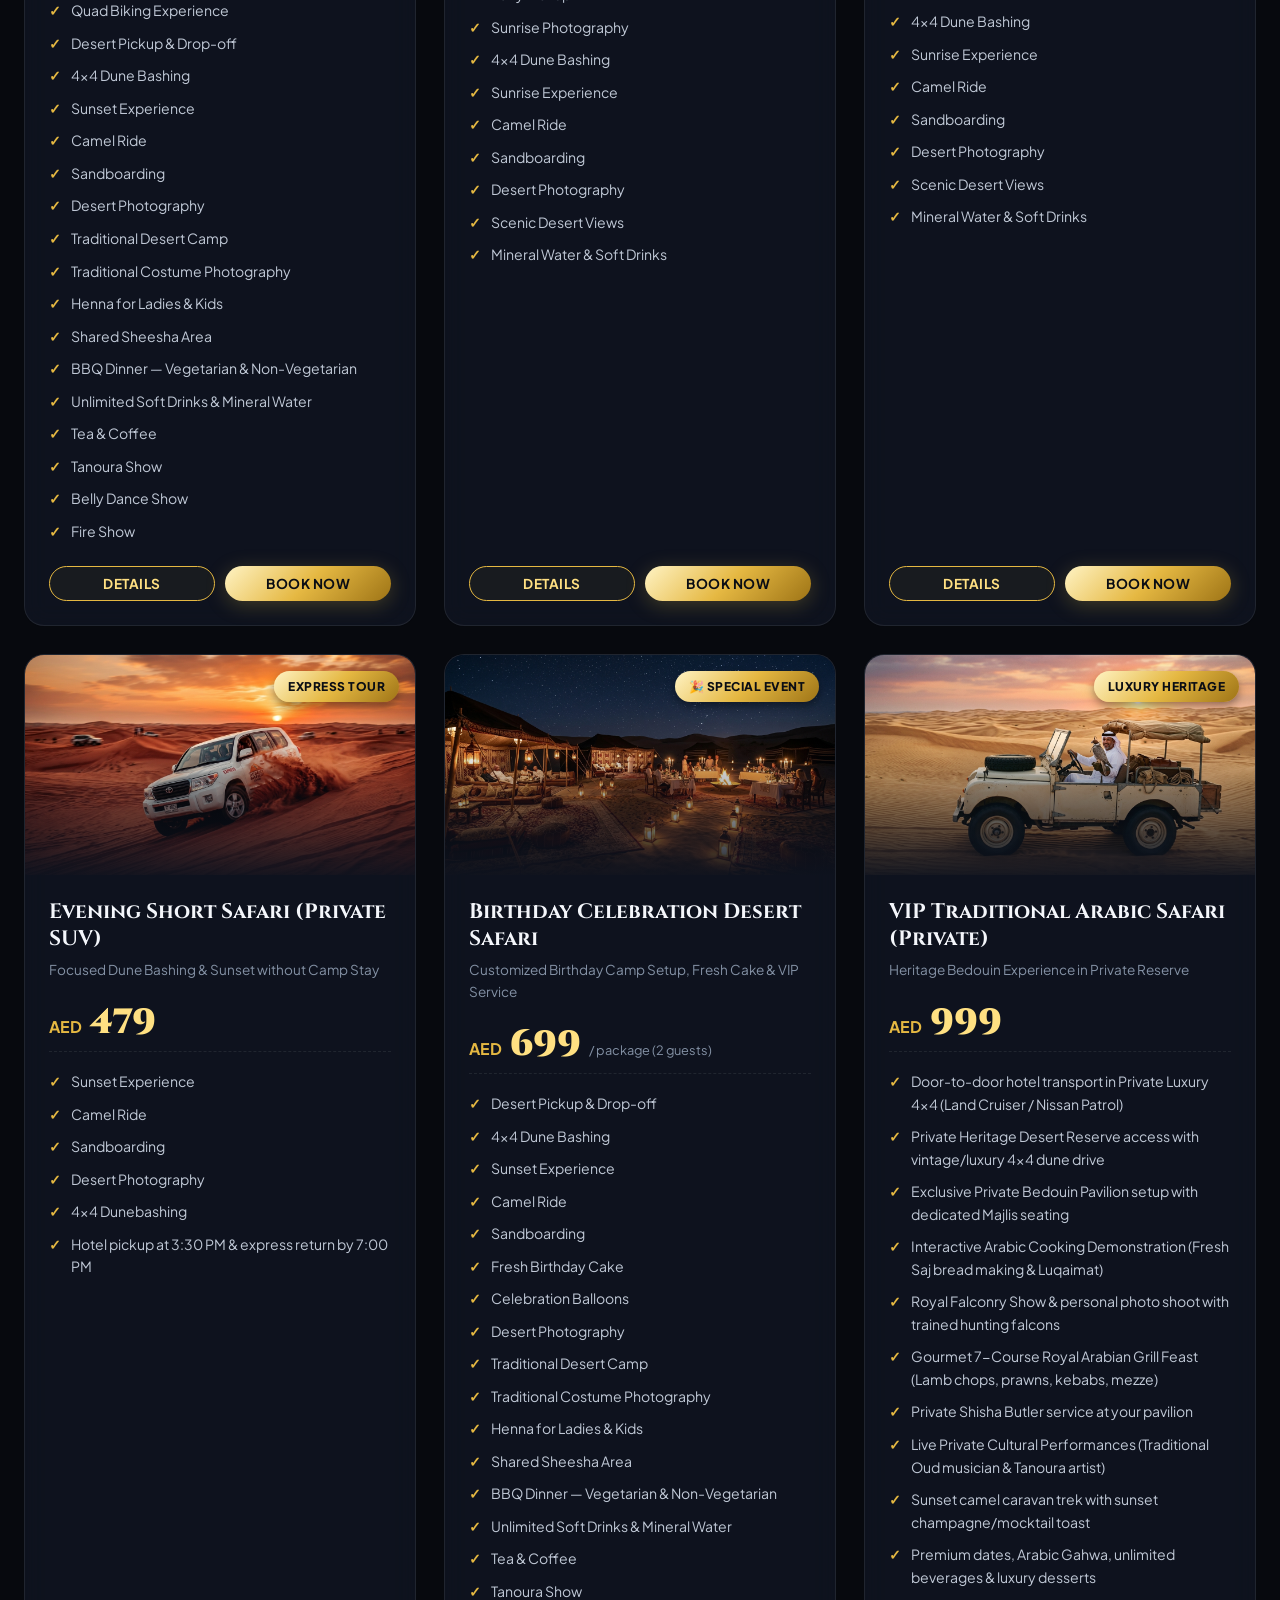
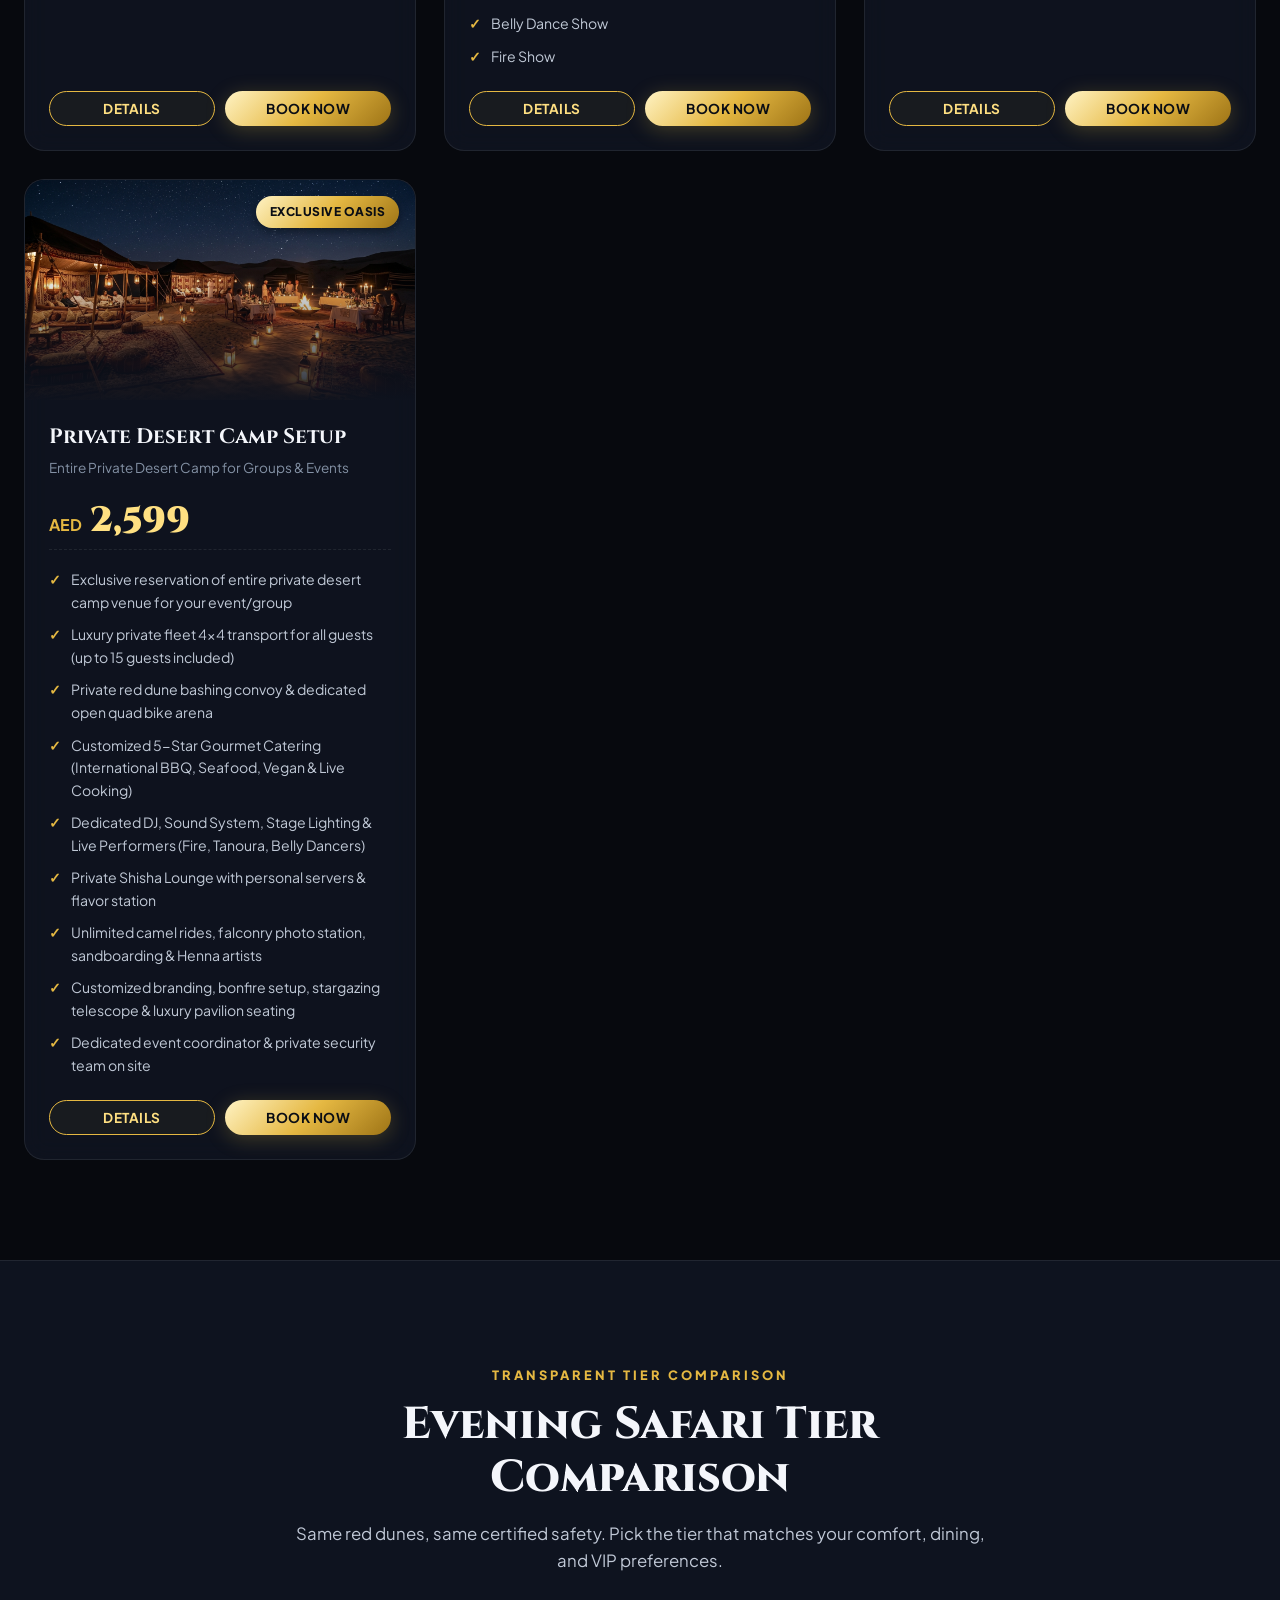
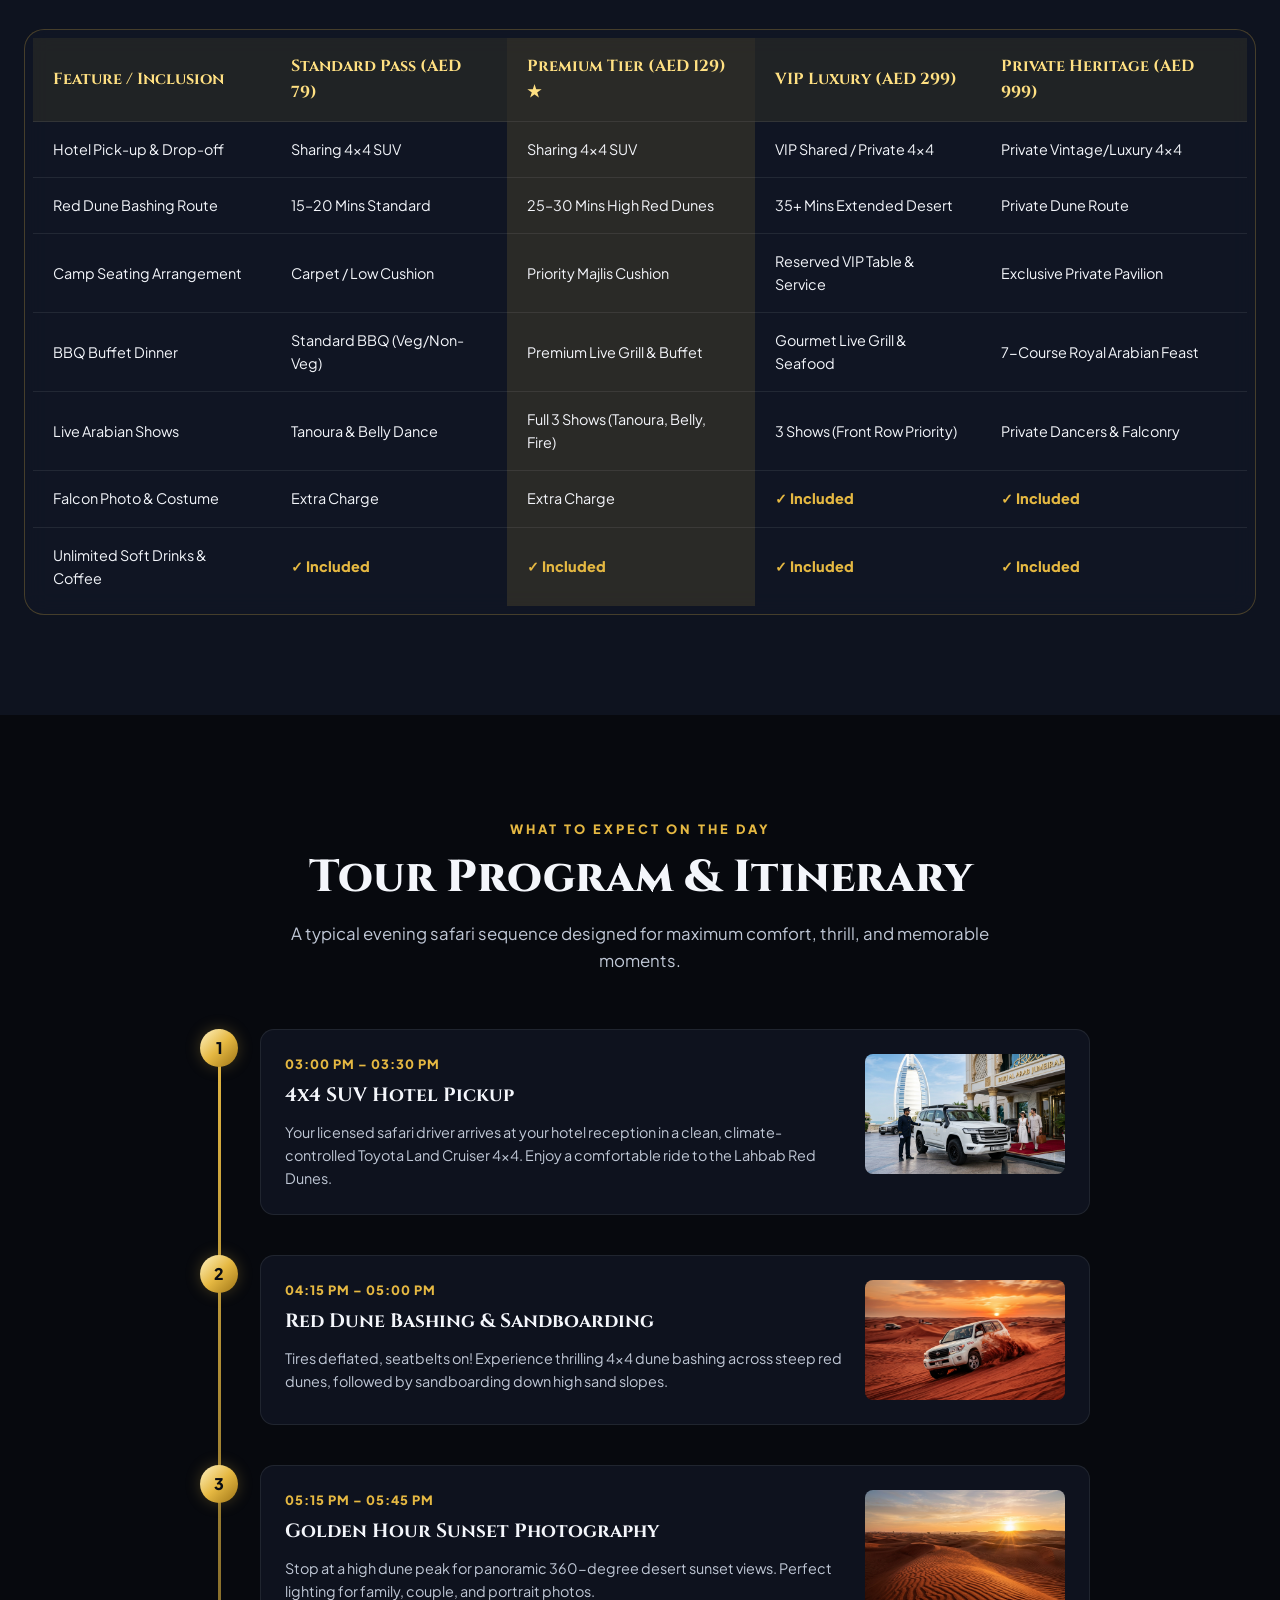
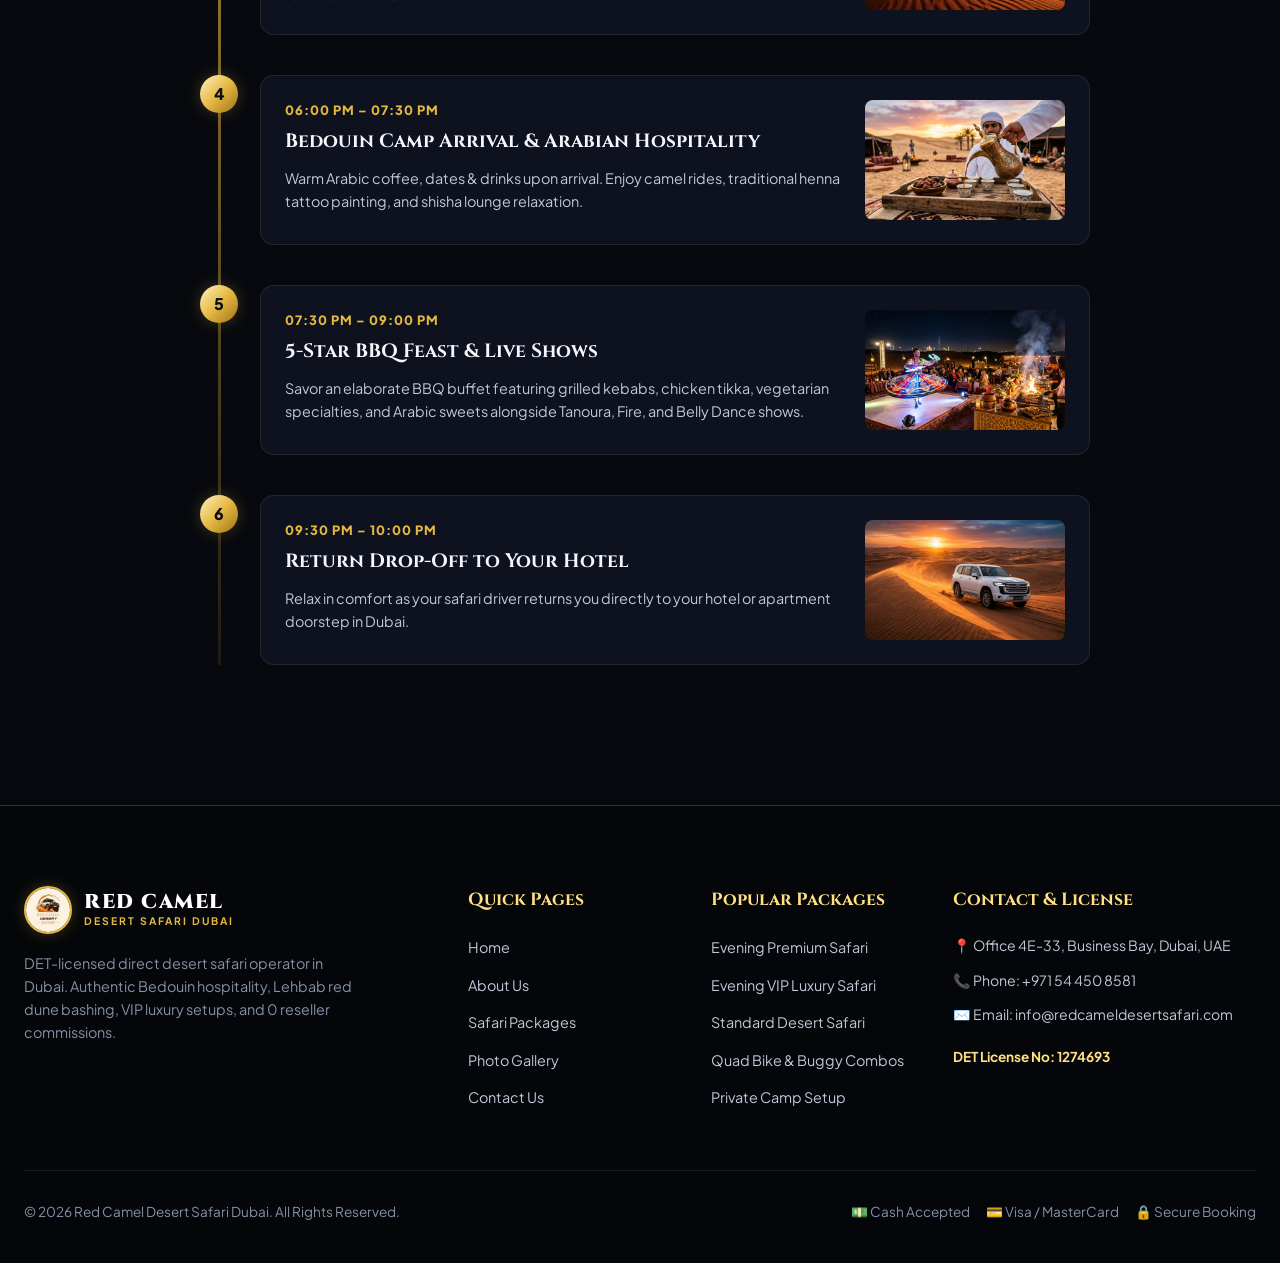
<file: packages.html>
<!DOCTYPE html>
<html lang="en">
<head>
  <meta charset="UTF-8">
  <meta name="viewport" content="width=device-width, initial-scale=1.0">
  <title>Safari Packages | Red Camel Desert Safari Dubai</title>
  <meta name="description" content="Explore all Dubai desert safari packages directly from DET-licensed operator. Evening safari, VIP luxury, Quad biking combos, morning safaris & self-drive passes. Pay on arrival.">
  <meta name="keywords" content="Dubai desert safari packages, evening desert safari price, VIP luxury safari Dubai, quad bike combo Dubai">
  <link rel="icon" href="data:image/svg+xml,<svg xmlns=%22http://www.w3.org/2000/svg%22 viewBox=%220 0 100 100%22><text y=%22.9em%22 font-size=%2290%22>🐪</text></svg>">
  <link rel="stylesheet" href="index.css">
</head>
<body>

  <!-- ==========================================================================
       HEADER / STICKY NAVIGATION
       ========================================================================== -->
  <header class="header">
    <div class="container header-inner">
      <a href="index.html" class="logo">
        <img src="assets/images/logo.png" alt="Red Camel Desert Safari" class="logo-img">
        <div class="logo-text">
          <span class="logo-title">RED CAMEL</span>
          <span class="logo-sub">DESERT SAFARI DUBAI</span>
        </div>
      </a>

      <ul class="nav-menu" id="navMenu">
        <li><a href="index.html" class="nav-link">Home</a></li>
        <li><a href="about.html" class="nav-link">About Us</a></li>
        <li><a href="packages.html" class="nav-link active">Packages</a></li>
        <li><a href="gallery.html" class="nav-link">Gallery</a></li>
        <li><a href="contact.html" class="nav-link">Contact</a></li>
      </ul>

      <div class="header-controls">
        <!-- Currency Converter -->
        <div class="currency-selector">
          <button class="currency-btn" id="currencyBtn" aria-label="Select Currency">
            <span>🌐</span>
            <span class="curr-code">AED</span>
            <small>▼</small>
          </button>
          <div class="currency-dropdown" id="currencyDropdown">
            <button class="currency-opt selected" data-curr="AED"><span>AED</span> <span>Dirham</span></button>
            <button class="currency-opt" data-curr="USD"><span>USD</span> <span>Dollar</span></button>
            <button class="currency-opt" data-curr="EUR"><span>EUR</span> <span>Euro</span></button>
            <button class="currency-opt" data-curr="GBP"><span>GBP</span> <span>Pound</span></button>
            <button class="currency-opt" data-curr="SAR"><span>SAR</span> <span>Riyal</span></button>
            <button class="currency-opt" data-curr="INR"><span>INR</span> <span>Rupee</span></button>
          </div>
        </div>

        <button class="btn btn-primary header-book-btn" onclick="openBookingDrawer('evening-premium')">
          <span>Book Safari</span>
          <svg width="14" height="14" viewBox="0 0 16 16" fill="none" stroke="currentColor" stroke-width="2">
            <path d="M3 8h10M9 4l4 4-4 4"/>
          </svg>
        </button>

        <button class="burger-btn" id="burgerBtn" aria-label="Toggle Mobile Menu">
          <svg width="24" height="24" viewBox="0 0 24 24" fill="none" stroke="currentColor" stroke-width="2.5">
            <path d="M4 6h16M4 12h16M4 18h16"/>
          </svg>
        </button>
      </div>
    </div>
  </header>

  <!-- ==========================================================================
       PAGE HERO BANNER
       ========================================================================== -->
  <section class="page-banner">
    <div class="container">
      <span class="section-eyebrow">CHOOSE YOUR DESERT ADVENTURE</span>
      <h1 class="page-banner-title">Dubai Desert Safari <span class="gradient-text-gold">Packages</span></h1>
      <p class="page-banner-desc">
        Transparent pricing straight from the direct operator. Arranged from lowest price to premium experiences. Pay on arrival with zero advance deposit.
      </p>
    </div>
  </section>

  <!-- ==========================================================================
       SAFARI PACKAGES EXPLORER
       ========================================================================== -->
  <section class="section" id="packages">
    <div class="container">

      <!-- Category Filter Tabs -->
      <div class="filter-tabs">
        <button class="tab-btn active" data-category="all">All Packages</button>
        <button class="tab-btn" data-category="evening">Evening Safaris</button>
        <button class="tab-btn" data-category="vip">VIP Luxury</button>
        <button class="tab-btn" data-category="birthday">Birthday Celebration</button>
        <button class="tab-btn" data-category="short">Short Tours</button>
        <button class="tab-btn" data-category="morning">Morning & Sunrise</button>
        <button class="tab-btn" data-category="combos">Quad Combos</button>
        <button class="tab-btn" data-category="selfdrive">Self-Drive</button>
      </div>

      <!-- Packages Grid -->
      <div class="packages-grid" id="packagesGrid"></div>
    </div>
  </section>

  <!-- ==========================================================================
       TIER COMPARISON MATRIX
       ========================================================================== -->
  <section class="section" id="compare" style="background: var(--bg-surface); border-top: 1px solid var(--border-light);">
    <div class="container">
      <div class="section-header">
        <span class="section-eyebrow">TRANSPARENT TIER COMPARISON</span>
        <h2 class="section-title">Evening Safari Tier Comparison</h2>
        <p class="section-desc">Same red dunes, same certified safety. Pick the tier that matches your comfort, dining, and VIP preferences.</p>
      </div>

      <div class="comparison-container">
        <table class="comparison-table">
          <thead>
            <tr>
              <th>Feature / Inclusion</th>
              <th>Standard Pass (AED 79)</th>
              <th class="highlight">Premium Tier (AED 129) ★</th>
              <th>VIP Luxury (AED 299)</th>
              <th>Private Heritage (AED 999)</th>
            </tr>
          </thead>
          <tbody>
            <tr>
              <td>Hotel Pick-up & Drop-off</td>
              <td>Sharing 4x4 SUV</td>
              <td class="highlight">Sharing 4x4 SUV</td>
              <td>VIP Shared / Private 4x4</td>
              <td>Private Vintage/Luxury 4x4</td>
            </tr>
            <tr>
              <td>Red Dune Bashing Route</td>
              <td>15–20 Mins Standard</td>
              <td class="highlight">25–30 Mins High Red Dunes</td>
              <td>35+ Mins Extended Desert</td>
              <td>Private Dune Route</td>
            </tr>
            <tr>
              <td>Camp Seating Arrangement</td>
              <td>Carpet / Low Cushion</td>
              <td class="highlight">Priority Majlis Cushion</td>
              <td>Reserved VIP Table & Service</td>
              <td>Exclusive Private Pavilion</td>
            </tr>
            <tr>
              <td>BBQ Buffet Dinner</td>
              <td>Standard BBQ (Veg/Non-Veg)</td>
              <td class="highlight">Premium Live Grill & Buffet</td>
              <td>Gourmet Live Grill & Seafood</td>
              <td>7-Course Royal Arabian Feast</td>
            </tr>
            <tr>
              <td>Live Arabian Shows</td>
              <td>Tanoura & Belly Dance</td>
              <td class="highlight">Full 3 Shows (Tanoura, Belly, Fire)</td>
              <td>3 Shows (Front Row Priority)</td>
              <td>Private Dancers & Falconry</td>
            </tr>
            <tr>
              <td>Falcon Photo & Costume</td>
              <td>Extra Charge</td>
              <td class="highlight">Extra Charge</td>
              <td><span class="check-icon">✓ Included</span></td>
              <td><span class="check-icon">✓ Included</span></td>
            </tr>
            <tr>
              <td>Unlimited Soft Drinks & Coffee</td>
              <td><span class="check-icon">✓ Included</span></td>
              <td class="highlight"><span class="check-icon">✓ Included</span></td>
              <td><span class="check-icon">✓ Included</span></td>
              <td><span class="check-icon">✓ Included</span></td>
            </tr>
          </tbody>
        </table>
      </div>
    </div>
  </section>

  <!-- ==========================================================================
       TOUR ITINERARY TIMELINE
       ========================================================================== -->
  <section class="section" id="itinerary">
    <div class="container">
      <div class="section-header">
        <span class="section-eyebrow">WHAT TO EXPECT ON THE DAY</span>
        <h2 class="section-title">Tour Program & Itinerary</h2>
        <p class="section-desc">A typical evening safari sequence designed for maximum comfort, thrill, and memorable moments.</p>
      </div>

      <div class="timeline">
        <div class="timeline-item">
          <div class="timeline-node">1</div>
          <div class="timeline-content">
            <div>
              <div class="timeline-time">03:00 PM – 03:30 PM</div>
              <h3 class="timeline-title">4x4 SUV Hotel Pickup</h3>
              <p class="timeline-desc">Your licensed safari driver arrives at your hotel reception in a clean, climate-controlled Toyota Land Cruiser 4x4. Enjoy a comfortable ride to the Lahbab Red Dunes.</p>
            </div>
            <div class="timeline-img-wrap">
              <img src="assets/images/itin_pickup.jpg" alt="4x4 SUV Pickup" class="timeline-img" loading="lazy">
            </div>
          </div>
        </div>

        <div class="timeline-item">
          <div class="timeline-node">2</div>
          <div class="timeline-content">
            <div>
              <div class="timeline-time">04:15 PM – 05:00 PM</div>
              <h3 class="timeline-title">Red Dune Bashing & Sandboarding</h3>
              <p class="timeline-desc">Tires deflated, seatbelts on! Experience thrilling 4x4 dune bashing across steep red dunes, followed by sandboarding down high sand slopes.</p>
            </div>
            <div class="timeline-img-wrap">
              <img src="assets/images/pkg_express.jpg" alt="Dune Bashing" class="timeline-img" loading="lazy">
            </div>
          </div>
        </div>

        <div class="timeline-item">
          <div class="timeline-node">3</div>
          <div class="timeline-content">
            <div>
              <div class="timeline-time">05:15 PM – 05:45 PM</div>
              <h3 class="timeline-title">Golden Hour Sunset Photography</h3>
              <p class="timeline-desc">Stop at a high dune peak for panoramic 360-degree desert sunset views. Perfect lighting for family, couple, and portrait photos.</p>
            </div>
            <div class="timeline-img-wrap">
              <img src="assets/images/pkg_sunrise.jpg" alt="Sunset Photography" class="timeline-img" loading="lazy">
            </div>
          </div>
        </div>

        <div class="timeline-item">
          <div class="timeline-node">4</div>
          <div class="timeline-content">
            <div>
              <div class="timeline-time">06:00 PM – 07:30 PM</div>
              <h3 class="timeline-title">Bedouin Camp Arrival & Arabian Hospitality</h3>
              <p class="timeline-desc">Warm Arabic coffee, dates & drinks upon arrival. Enjoy camel rides, traditional henna tattoo painting, and shisha lounge relaxation.</p>
            </div>
            <div class="timeline-img-wrap">
              <img src="assets/images/itin_welcome.jpg" alt="Bedouin Camp Welcome" class="timeline-img" loading="lazy">
            </div>
          </div>
        </div>

        <div class="timeline-item">
          <div class="timeline-node">5</div>
          <div class="timeline-content">
            <div>
              <div class="timeline-time">07:30 PM – 09:00 PM</div>
              <h3 class="timeline-title">5-Star BBQ Feast & Live Shows</h3>
              <p class="timeline-desc">Savor an elaborate BBQ buffet featuring grilled kebabs, chicken tikka, vegetarian specialties, and Arabic sweets alongside Tanoura, Fire, and Belly Dance shows.</p>
            </div>
            <div class="timeline-img-wrap">
              <img src="assets/images/pkg_bbq_show.jpg" alt="BBQ Feast and Live Shows" class="timeline-img" loading="lazy">
            </div>
          </div>
        </div>

        <div class="timeline-item">
          <div class="timeline-node">6</div>
          <div class="timeline-content">
            <div>
              <div class="timeline-time">09:30 PM – 10:00 PM</div>
              <h3 class="timeline-title">Return Drop-Off to Your Hotel</h3>
              <p class="timeline-desc">Relax in comfort as your safari driver returns you directly to your hotel or apartment doorstep in Dubai.</p>
            </div>
            <div class="timeline-img-wrap">
              <img src="assets/images/hero_desert.jpg" alt="Hotel Drop-off" class="timeline-img" loading="lazy">
            </div>
          </div>
        </div>
      </div>
    </div>
  </section>

  <!-- ==========================================================================
       BOOKING MODAL / DRAWER
       ========================================================================== -->
  <div class="modal-overlay" id="bookingModal" onclick="closeBookingDrawer()">
    <div class="booking-drawer" id="bookingDrawer" onclick="event.stopPropagation()">
      <div class="drawer-header">
        <h3 class="drawer-title">Reserve Desert Safari</h3>
        <button class="close-btn" onclick="closeBookingDrawer()" aria-label="Close Drawer">✕</button>
      </div>

      <div class="drawer-body">
        <form id="bookingForm" onsubmit="submitBookingToWhatsapp(event)">
          <div class="form-group">
            <label class="form-label">Select Package</label>
            <select class="form-control" id="bookPackageSelect">
              <option value="selfdrive-standard">Self-Drive Standard Pass (AED 35)</option>
              <option value="selfdrive-premium">Self-Drive Premium Pass (AED 59)</option>
              <option value="selfdrive-vip">Self-Drive VIP Pass (AED 75)</option>
              <option value="evening-standard">Evening Standard Safari (AED 79)</option>
              <option value="evening-premium">Evening Premium Safari (AED 129)</option>
              <option value="evening-vip">Evening VIP Luxury Safari (AED 299)</option>
              <option value="combo-quad-safari">Quad Bike + Evening Safari Combo (AED 299)</option>
              <option value="birthday-celebration">Birthday Celebration Safari (AED 699)</option>
              <option value="sunrise-safari">Sunrise Private Safari (AED 419)</option>
              <option value="morning-short-private">Morning Short Safari - Private (AED 449)</option>
              <option value="evening-short-private">Evening Short Safari - Private (AED 479)</option>
              <option value="vip-traditional-arabic">VIP Traditional Arabic - Private (AED 999)</option>
              <option value="private-camp-setup">Private Desert Camp Setup (AED 2,599)</option>
            </select>
          </div>

          <div class="form-group">
            <label class="form-label">Safari Date</label>
            <input type="date" class="form-control" id="bookDate" required>
          </div>

          <div class="form-group">
            <label class="form-label">Number of Guests</label>
            <div style="display: grid; grid-template-columns: 1fr 1fr; gap: 12px;">
              <div class="counter-wrap">
                <span>Adults</span>
                <div style="display: flex; align-items: center; gap: 10px;">
                  <button type="button" class="counter-btn" onclick="updateCounter('adult', -1)">-</button>
                  <span id="adultCountEl" style="font-weight: 800; font-size: 1rem;">2</span>
                  <button type="button" class="counter-btn" onclick="updateCounter('adult', 1)">+</button>
                </div>
              </div>
              <div class="counter-wrap">
                <span>Kids (3-11y, 25% Off)</span>
                <div style="display: flex; align-items: center; gap: 10px;">
                  <button type="button" class="counter-btn" onclick="updateCounter('child', -1)">-</button>
                  <span id="childCountEl" style="font-weight: 800; font-size: 1rem;">0</span>
                  <button type="button" class="counter-btn" onclick="updateCounter('child', 1)">+</button>
                </div>
              </div>
            </div>
          </div>

          <div class="form-group">
            <label class="form-label">Transport Choice</label>
            <select class="form-control" id="transportSelect">
              <option value="sharing">Sharing 4x4 SUV (Included Free)</option>
              <option value="private">Private 4x4 Land Cruiser (+400 AED Flat)</option>
            </select>
          </div>

          <div class="form-group">
            <label class="form-label">Add-on Quad Bike Ride</label>
            <select class="form-control" id="quadSelect">
              <option value="none">No Quad Bike</option>
              <option value="30m">30 Min Quad Bike (+150 AED / pax)</option>
              <option value="60m">60 Min Quad Bike (+250 AED / pax)</option>
            </select>
          </div>

          <div class="form-group">
            <label class="form-label">Lead Guest Name</label>
            <input type="text" class="form-control" id="bookName" placeholder="e.g. John Smith" required>
          </div>

          <div class="form-group">
            <label class="form-label">Hotel / Pick-Up Location</label>
            <input type="text" class="form-control" id="bookHotel" placeholder="e.g. Atlantis The Palm / Address Downtown" required>
          </div>

          <div class="price-breakdown">
            <div class="breakdown-row">
              <span>Adults Subtotal</span>
              <span id="subtotalAdults">2 × AED 129</span>
            </div>
            <div class="breakdown-row">
              <span>Children Subtotal</span>
              <span id="subtotalChildren">0 × AED 97</span>
            </div>
            <div class="breakdown-row">
              <span>Transport</span>
              <span id="subtotalTransport">Free Included</span>
            </div>
            <div class="breakdown-total">
              <span>Payable on Arrival</span>
              <span id="grandTotalEl" style="color: var(--gold-primary);">AED 258</span>
            </div>
          </div>

          <button type="submit" class="btn btn-whatsapp" style="width: 100%; margin-top: 18px;">
            <span>💬 Send Reservation via WhatsApp</span>
          </button>
        </form>
      </div>
    </div>
  </div>

  <!-- PACKAGE DETAILS MODAL -->
  <div class="modal-overlay" id="packageDetailModal" onclick="closePackageModal()">
    <div style="background: var(--bg-surface); border: 1px solid var(--border-gold); border-radius: var(--radius-lg); padding: 30px; max-width: 600px; width: 90%; max-height: 90vh; overflow-y: auto;" onclick="event.stopPropagation()">
      <div id="packageModalContent"></div>
    </div>
  </div>

  <!-- FLOATING WHATSAPP BUTTON -->
  <a href="https://wa.me/971544508581" target="_blank" rel="noopener" class="floating-wa" aria-label="Contact Red Camel Safari on WhatsApp">
    💬
  </a>

  <!-- ==========================================================================
       FOOTER
       ========================================================================== -->
  <footer class="footer" id="contact">
    <div class="container">
      <div class="footer-grid">
        <div>
          <a href="index.html" class="logo" style="margin-bottom: 18px;">
            <img src="assets/images/logo.png" alt="Red Camel Desert Safari" class="logo-img">
            <div class="logo-text">
              <span class="logo-title">RED CAMEL</span>
              <span class="logo-sub">DESERT SAFARI DUBAI</span>
            </div>
          </a>
          <p style="font-size: 0.9rem; color: var(--text-muted); line-height: 1.6; max-width: 340px;">
            DET-licensed direct desert safari operator in Dubai. Authentic Bedouin hospitality, Lehbab red dune bashing, VIP luxury setups, and 0 reseller commissions.
          </p>
        </div>

        <div>
          <h4 class="footer-col-title">Quick Pages</h4>
          <ul class="footer-links">
            <li><a href="index.html" class="footer-link">Home</a></li>
            <li><a href="about.html" class="footer-link">About Us</a></li>
            <li><a href="packages.html" class="footer-link">Safari Packages</a></li>
            <li><a href="gallery.html" class="footer-link">Photo Gallery</a></li>
            <li><a href="contact.html" class="footer-link">Contact Us</a></li>
          </ul>
        </div>

        <div>
          <h4 class="footer-col-title">Popular Packages</h4>
          <ul class="footer-links">
            <li><a href="packages.html" class="footer-link">Evening Premium Safari</a></li>
            <li><a href="packages.html" class="footer-link">Evening VIP Luxury Safari</a></li>
            <li><a href="packages.html" class="footer-link">Standard Desert Safari</a></li>
            <li><a href="packages.html" class="footer-link">Quad Bike & Buggy Combos</a></li>
            <li><a href="packages.html" class="footer-link">Private Camp Setup</a></li>
          </ul>
        </div>

        <div>
          <h4 class="footer-col-title">Contact & License</h4>
          <ul class="footer-links">
            <li style="color: var(--text-secondary); font-size: 0.88rem;">📍 Office 4E-33, Business Bay, Dubai, UAE</li>
            <li style="color: var(--text-secondary); font-size: 0.88rem;">📞 Phone: +971 54 450 8581</li>
            <li style="color: var(--text-secondary); font-size: 0.88rem;">✉️ Email: info@redcameldesertsafari.com</li>
            <li style="color: var(--gold-light); font-size: 0.85rem; font-weight: 700; margin-top: 8px;">DET License No: 1274693</li>
          </ul>
        </div>
      </div>

      <div class="footer-bottom">
        <div>© 2026 Red Camel Desert Safari Dubai. All Rights Reserved.</div>
        <div style="display: flex; gap: 16px;">
          <span>💵 Cash Accepted</span>
          <span>💳 Visa / MasterCard</span>
          <span>🔒 Secure Booking</span>
        </div>
      </div>
    </div>
  </footer>

  <script src="app.js?v=11"></script>
</body>
</html>
</file>
<file: index.css>
/* ==========================================================================
   RED CAMEL DESERT SAFARI DUBAI - LUXURY DESIGN SYSTEM
   ========================================================================== */

@import url('https://fonts.googleapis.com/css2?family=Cinzel:wght@500;700;900&family=Plus+Jakarta+Sans:wght@300;400;500;600;700;800&display=swap');

:root {
  /* Colors */
  --bg-dark: #07090E;
  --bg-surface: #0E131F;
  --bg-card: rgba(18, 24, 38, 0.7);
  --bg-card-hover: rgba(26, 35, 54, 0.85);
  --bg-glass: rgba(14, 19, 31, 0.75);
  
  --gold-light: #FFE082;
  --gold-primary: #E5B842;
  --gold-dark: #B8860B;
  --gold-glow: rgba(229, 184, 66, 0.25);
  --gold-gradient: linear-gradient(135deg, #FFF3C4 0%, #E5B842 50%, #9E7416 100%);
  
  --sunset-orange: #FF5E36;
  --sunset-gradient: linear-gradient(135deg, #FF7B42 0%, #FF5E36 100%);
  --whatsapp-green: #25D366;
  --whatsapp-hover: #1DA851;

  --text-main: #F4F6FB;
  --text-secondary: #C0C8D6;
  --text-muted: #8491A5;

  --border-light: rgba(255, 255, 255, 0.08);
  --border-gold: rgba(229, 184, 66, 0.25);
  --border-gold-bright: rgba(229, 184, 66, 0.6);

  --radius-sm: 8px;
  --radius-md: 14px;
  --radius-lg: 20px;
  --radius-full: 9999px;

  --font-heading: 'Cinzel', serif;
  --font-body: 'Plus Jakarta Sans', sans-serif;

  --shadow-lg: 0 20px 40px rgba(0, 0, 0, 0.6);
  --shadow-gold: 0 10px 30px rgba(229, 184, 66, 0.2);
  --transition: all 0.3s cubic-bezier(0.16, 1, 0.3, 1);
}

/* Reset & Base */
*, *::before, *::after {
  box-sizing: border-box;
  margin: 0;
  padding: 0;
}

html {
  scroll-behavior: smooth;
  font-size: 16px;
  background-color: var(--bg-dark);
  color: var(--text-main);
  font-family: var(--font-body);
  -webkit-font-smoothing: antialiased;
}

body {
  min-height: 100vh;
  overflow-x: hidden;
  line-height: 1.6;
}

a {
  color: inherit;
  text-decoration: none;
}

button {
  cursor: pointer;
  border: none;
  background: none;
  font-family: inherit;
}

img {
  max-width: 100%;
  height: auto;
  display: block;
}

/* Container */
.container {
  width: 100%;
  max-width: 1280px;
  margin: 0 auto;
  padding: 0 24px;
}

/* Typography Utilities */
.gradient-text-gold {
  background: var(--gold-gradient);
  -webkit-background-clip: text;
  -webkit-text-fill-color: transparent;
}

.gradient-text-sunset {
  background: var(--sunset-gradient);
  -webkit-background-clip: text;
  -webkit-text-fill-color: transparent;
}

/* Buttons */
.btn {
  display: inline-flex;
  align-items: center;
  justify-content: center;
  gap: 10px;
  padding: 14px 28px;
  font-size: 0.95rem;
  font-weight: 700;
  border-radius: var(--radius-full);
  transition: var(--transition);
  text-transform: uppercase;
  letter-spacing: 0.5px;
  position: relative;
  overflow: hidden;
  z-index: 1;
}

.btn-primary {
  background: var(--gold-gradient);
  color: #0A0D14;
  box-shadow: 0 4px 20px var(--gold-glow);
}

.btn-primary:hover {
  transform: translateY(-2px);
  box-shadow: 0 8px 30px rgba(229, 184, 66, 0.4);
}

.btn-secondary {
  background: rgba(255, 255, 255, 0.08);
  color: var(--text-main);
  border: 1px solid var(--border-light);
  backdrop-filter: blur(10px);
}

.btn-secondary:hover {
  background: rgba(255, 255, 255, 0.15);
  border-color: var(--border-gold);
  transform: translateY(-2px);
}

.btn-whatsapp {
  background: var(--whatsapp-green);
  color: #FFF;
  box-shadow: 0 4px 20px rgba(37, 211, 102, 0.3);
}

.btn-whatsapp:hover {
  background: var(--whatsapp-hover);
  transform: translateY(-2px);
  box-shadow: 0 8px 25px rgba(37, 211, 102, 0.45);
}

.btn-outline-gold {
  border: 1.5px solid var(--gold-primary);
  color: var(--gold-light);
  background: rgba(229, 184, 66, 0.05);
}

.btn-outline-gold:hover {
  background: var(--gold-gradient);
  color: #0A0D14;
  border-color: transparent;
  transform: translateY(-2px);
}

.btn-sm {
  padding: 8px 18px;
  font-size: 0.85rem;
}

/* ==========================================================================
   HEADER / STICKY NAV
   ========================================================================== */
.header {
  position: fixed;
  top: 0;
  left: 0;
  width: 100%;
  z-index: 1000;
  transition: var(--transition);
  padding: 20px 0;
}

.header.scrolled {
  background: var(--bg-glass);
  backdrop-filter: blur(16px);
  -webkit-backdrop-filter: blur(16px);
  border-bottom: 1px solid var(--border-gold);
  padding: 12px 0;
  box-shadow: 0 10px 30px rgba(0, 0, 0, 0.5);
}

.header-inner {
  display: flex;
  align-items: center;
  justify-content: space-between;
}

.logo {
  display: flex;
  align-items: center;
  gap: 12px;
}

.logo-badge-icon,
.logo-img {
  width: 48px;
  height: 48px;
  border-radius: 50%;
  object-fit: cover;
  border: 2px solid var(--gold-primary);
  box-shadow: 0 0 15px var(--gold-glow);
  background: #FFF;
}

.logo-text {
  display: flex;
  flex-direction: column;
}

.logo-title {
  font-family: var(--font-heading);
  font-weight: 900;
  font-size: 1.25rem;
  letter-spacing: 1.5px;
  color: #FFF;
  line-height: 1.1;
}

.logo-sub {
  font-size: 0.65rem;
  letter-spacing: 2px;
  color: var(--gold-primary);
  font-weight: 700;
  text-transform: uppercase;
}

/* Navigation Links */
.nav-menu {
  display: flex;
  align-items: center;
  gap: 32px;
  list-style: none;
}

.nav-link {
  font-size: 0.9rem;
  font-weight: 600;
  color: var(--text-secondary);
  transition: var(--transition);
  position: relative;
  padding: 4px 0;
}

.nav-link:hover,
.nav-link.active {
  color: var(--gold-light);
}

.nav-link::after {
  content: '';
  position: absolute;
  bottom: 0;
  left: 0;
  width: 0%;
  height: 2px;
  background: var(--gold-gradient);
  transition: var(--transition);
}

.nav-link:hover::after,
.nav-link.active::after {
  width: 100%;
}

/* Controls */
.header-controls {
  display: flex;
  align-items: center;
  gap: 16px;
}

/* Currency Selector */
.currency-selector {
  position: relative;
}

.currency-btn {
  display: flex;
  align-items: center;
  gap: 6px;
  padding: 8px 14px;
  background: rgba(255, 255, 255, 0.06);
  border: 1px solid var(--border-gold);
  border-radius: var(--radius-full);
  color: var(--text-main);
  font-size: 0.85rem;
  font-weight: 700;
  transition: var(--transition);
}

.currency-btn:hover {
  background: rgba(229, 184, 66, 0.15);
  border-color: var(--gold-primary);
}

.currency-dropdown {
  position: absolute;
  top: calc(100% + 10px);
  right: 0;
  width: 160px;
  background: var(--bg-surface);
  border: 1px solid var(--border-gold);
  border-radius: var(--radius-md);
  padding: 8px;
  box-shadow: var(--shadow-lg);
  display: none;
  flex-direction: column;
  gap: 4px;
  z-index: 1100;
  backdrop-filter: blur(20px);
}

.currency-dropdown.show {
  display: flex;
  animation: fadeIn 0.2s ease;
}

.currency-opt {
  display: flex;
  align-items: center;
  justify-content: space-between;
  padding: 8px 12px;
  border-radius: var(--radius-sm);
  color: var(--text-secondary);
  font-size: 0.85rem;
  font-weight: 600;
  transition: var(--transition);
}

.currency-opt:hover,
.currency-opt.selected {
  background: rgba(229, 184, 66, 0.15);
  color: var(--gold-light);
}

/* Mobile Burger */
.burger-btn {
  display: none;
  color: var(--text-main);
  padding: 6px;
}

/* ==========================================================================
   HERO SECTION
   ========================================================================== */
.hero {
  position: relative;
  min-height: 100vh;
  display: flex;
  align-items: center;
  padding: 140px 0 80px;
  overflow: hidden;
}

.hero-bg-wrapper {
  position: absolute;
  top: 0;
  left: 0;
  width: 100%;
  height: 100%;
  z-index: -2;
}

.hero-bg-img {
  width: 100%;
  height: 100%;
  object-fit: cover;
  object-position: center;
  transform: scale(1.05);
  animation: heroZoom 20s infinite alternate cubic-bezier(0.25, 1, 0.5, 1);
}

@keyframes heroZoom {
  0% { transform: scale(1); }
  100% { transform: scale(1.08); }
}

.hero-overlay {
  position: absolute;
  top: 0;
  left: 0;
  width: 100%;
  height: 100%;
  background: linear-gradient(
    180deg,
    rgba(7, 9, 14, 0.75) 0%,
    rgba(7, 9, 14, 0.45) 50%,
    rgba(7, 9, 14, 0.95) 100%
  ),
  radial-gradient(
    circle at 70% 30%,
    rgba(229, 184, 66, 0.15) 0%,
    transparent 60%
  );
  z-index: -1;
}

.hero-content {
  max-width: 820px;
}

.hero-badge {
  display: inline-flex;
  align-items: center;
  gap: 10px;
  padding: 8px 18px;
  background: rgba(229, 184, 66, 0.12);
  border: 1px solid var(--border-gold-bright);
  border-radius: var(--radius-full);
  font-size: 0.85rem;
  font-weight: 700;
  color: var(--gold-light);
  margin-bottom: 24px;
  backdrop-filter: blur(10px);
}

.hero-badge-dot {
  width: 8px;
  height: 8px;
  border-radius: 50%;
  background: var(--gold-primary);
  box-shadow: 0 0 10px var(--gold-primary);
  animation: pulse 2s infinite;
}

@keyframes pulse {
  0%, 100% { opacity: 1; transform: scale(1); }
  50% { opacity: 0.5; transform: scale(1.3); }
}

.hero-title {
  font-family: var(--font-heading);
  font-size: clamp(2.5rem, 5vw, 4.2rem);
  font-weight: 900;
  line-height: 1.15;
  margin-bottom: 24px;
  letter-spacing: -0.5px;
}

.hero-subtitle {
  font-size: clamp(1rem, 2vw, 1.2rem);
  color: var(--text-secondary);
  margin-bottom: 36px;
  max-width: 680px;
  line-height: 1.7;
}

.hero-cta-group {
  display: flex;
  align-items: center;
  gap: 16px;
  flex-wrap: wrap;
  margin-bottom: 44px;
}

.hero-perks {
  display: flex;
  align-items: center;
  gap: 28px;
  flex-wrap: wrap;
  padding-top: 24px;
  border-top: 1px solid var(--border-light);
}

.perk-item {
  display: flex;
  align-items: center;
  gap: 8px;
  font-size: 0.88rem;
  font-weight: 600;
  color: var(--text-secondary);
}

.perk-icon {
  width: 18px;
  height: 18px;
  color: var(--gold-primary);
}

/* ==========================================================================
   TRUST METRICS BAR
   ========================================================================== */
.trust-bar {
  background: var(--bg-surface);
  border-y: 1px solid var(--border-gold);
  padding: 30px 0;
  position: relative;
  z-index: 10;
}

.trust-grid {
  display: grid;
  grid-template-columns: repeat(auto-fit, minmax(220px, 1fr));
  gap: 24px;
}

.trust-card {
  display: flex;
  align-items: center;
  gap: 16px;
  padding: 16px 20px;
  background: var(--bg-card);
  border: 1px solid var(--border-light);
  border-radius: var(--radius-md);
  transition: var(--transition);
}

.trust-card:hover {
  border-color: var(--border-gold);
  transform: translateY(-3px);
  background: var(--bg-card-hover);
}

.trust-icon-box {
  width: 48px;
  height: 48px;
  border-radius: var(--radius-sm);
  background: rgba(229, 184, 66, 0.1);
  display: flex;
  align-items: center;
  justify-content: center;
  font-size: 24px;
  border: 1px solid var(--border-gold);
}

.trust-val {
  font-family: var(--font-heading);
  font-size: 1.3rem;
  font-weight: 700;
  color: var(--gold-light);
  line-height: 1.2;
}

.trust-lbl {
  font-size: 0.8rem;
  color: var(--text-muted);
  font-weight: 500;
}

/* ==========================================================================
   SECTION COMMON
   ========================================================================== */
.section {
  padding: 100px 0;
  position: relative;
}

.section-header {
  text-align: center;
  max-width: 720px;
  margin: 0 auto 54px;
}

.section-eyebrow {
  display: inline-block;
  font-size: 0.8rem;
  font-weight: 800;
  letter-spacing: 3px;
  text-transform: uppercase;
  color: var(--gold-primary);
  margin-bottom: 12px;
}

.section-title {
  font-family: var(--font-heading);
  font-size: clamp(2rem, 3.5vw, 2.8rem);
  font-weight: 800;
  margin-bottom: 16px;
  line-height: 1.2;
}

.section-desc {
  font-size: 1.05rem;
  color: var(--text-secondary);
}

/* ==========================================================================
   PACKAGES EXPLORER
   ========================================================================== */
.filter-tabs {
  display: flex;
  align-items: center;
  justify-content: center;
  gap: 10px;
  flex-wrap: wrap;
  margin-bottom: 44px;
}

.tab-btn {
  padding: 10px 22px;
  border-radius: var(--radius-full);
  background: rgba(255, 255, 255, 0.04);
  border: 1px solid var(--border-light);
  color: var(--text-secondary);
  font-size: 0.88rem;
  font-weight: 600;
  transition: var(--transition);
}

.tab-btn:hover,
.tab-btn.active {
  background: var(--gold-gradient);
  color: #0A0D14;
  border-color: transparent;
  font-weight: 700;
  box-shadow: 0 4px 15px var(--gold-glow);
}

.packages-grid {
  display: grid;
  grid-template-columns: repeat(auto-fill, minmax(350px, 1fr));
  gap: 28px;
}

.package-card {
  background: var(--bg-card);
  border: 1px solid var(--border-light);
  border-radius: var(--radius-lg);
  overflow: hidden;
  transition: var(--transition);
  display: flex;
  flex-direction: column;
  position: relative;
  backdrop-filter: blur(12px);
}

.package-card:hover {
  transform: translateY(-8px);
  border-color: var(--border-gold-bright);
  box-shadow: var(--shadow-lg), 0 0 30px var(--gold-glow);
  background: var(--bg-card-hover);
}

.package-card.featured {
  border-color: var(--gold-primary);
  box-shadow: 0 0 25px var(--gold-glow);
}

.package-badge {
  position: absolute;
  top: 16px;
  right: 16px;
  background: var(--gold-gradient);
  color: #0A0D14;
  padding: 6px 14px;
  border-radius: var(--radius-full);
  font-size: 0.75rem;
  font-weight: 800;
  text-transform: uppercase;
  letter-spacing: 0.5px;
  z-index: 5;
  box-shadow: 0 4px 10px rgba(0, 0, 0, 0.4);
}

.package-img-wrapper {
  position: relative;
  height: 220px;
  overflow: hidden;
}

.package-img {
  width: 100%;
  height: 100%;
  object-fit: cover;
  transition: transform 0.6s cubic-bezier(0.16, 1, 0.3, 1);
}

.package-card:hover .package-img {
  transform: scale(1.08);
}

.package-overlay {
  position: absolute;
  bottom: 0;
  left: 0;
  width: 100%;
  height: 60%;
  background: linear-gradient(180deg, transparent 0%, rgba(14, 19, 31, 0.95) 100%);
}

.package-content {
  padding: 24px;
  display: flex;
  flex-direction: column;
  flex: 1;
}

.package-header {
  margin-bottom: 14px;
}

.package-title {
  font-family: var(--font-heading);
  font-size: 1.3rem;
  font-weight: 700;
  color: var(--text-main);
  margin-bottom: 6px;
  line-height: 1.3;
}

.package-subtitle {
  font-size: 0.85rem;
  color: var(--text-muted);
}

.package-price-box {
  display: flex;
  align-items: baseline;
  gap: 8px;
  margin-bottom: 18px;

  border-bottom: 1px dashed var(--border-light);
}

.price-curr {
  font-size: 1rem;
  font-weight: 700;
  color: var(--gold-primary);
}

.price-amount {
  font-family: var(--font-heading);
  font-size: 2.2rem;
  font-weight: 900;
  color: var(--gold-light);
}

.price-label {
  font-size: 0.8rem;
  color: var(--text-muted);
}

.package-inclusions {
  list-style: none;
  margin-bottom: 24px;
  display: flex;
  flex-direction: column;
  gap: 10px;
  flex: 1;
}

.package-inclusion-item {
  display: flex;
  align-items: flex-start;
  gap: 10px;
  font-size: 0.88rem;
  color: var(--text-secondary);
}

.check-icon {
  color: var(--gold-primary);
  font-weight: 800;
  flex-shrink: 0;
}

.package-actions {
  display: grid;
  grid-template-columns: 1fr 1fr;
  gap: 10px;
}

/* ==========================================================================
   COMPARISON TABLE MATRIX
   ========================================================================== */
.comparison-container {
  overflow-x: auto;
  background: var(--bg-card);
  border: 1px solid var(--border-gold);
  border-radius: var(--radius-lg);
  padding: 8px;
  backdrop-filter: blur(12px);
}

.comparison-table {
  width: 100%;
  border-collapse: collapse;
  min-width: 650px;
}

.comparison-table th,
.comparison-table td {
  padding: 16px 20px;
  text-align: left;
  border-bottom: 1px solid var(--border-light);
  font-size: 0.9rem;
}

.comparison-table th {
  font-family: var(--font-heading);
  font-size: 1rem;
  color: var(--gold-light);
  background: rgba(229, 184, 66, 0.08);
  font-weight: 700;
}

.comparison-table th.highlight,
.comparison-table td.highlight {
  background: rgba(229, 184, 66, 0.12);
  border-x: 1px solid var(--border-gold);
}

.comparison-table tr:last-child td {
  border-bottom: none;
}

/* ==========================================================================
   ITINERARY TIMELINE
   ========================================================================== */
.timeline {
  position: relative;
  max-width: 900px;
  margin: 0 auto;
}

.timeline::before {
  content: '';
  position: absolute;
  top: 0;
  left: 28px;
  height: 100%;
  width: 3px;
  background: linear-gradient(180deg, var(--gold-primary) 0%, rgba(229, 184, 66, 0.1) 100%);
}

.timeline-item {
  position: relative;
  padding-left: 70px;
  margin-bottom: 40px;
}

.timeline-node {
  position: absolute;
  left: 10px;
  top: 0;
  width: 38px;
  height: 38px;
  border-radius: 50%;
  background: var(--gold-gradient);
  color: #0A0D14;
  font-weight: 800;
  display: flex;
  align-items: center;
  justify-content: center;
  box-shadow: 0 0 15px var(--gold-glow);
  z-index: 2;
}

.timeline-content {
  background: var(--bg-card);
  border: 1px solid var(--border-light);
  border-radius: var(--radius-md);
  padding: 24px;
  display: grid;
  grid-template-columns: 1fr 200px;
  gap: 20px;
  transition: var(--transition);
}

.timeline-content:hover {
  border-color: var(--border-gold);
  transform: translateX(6px);
  background: var(--bg-card-hover);
}

.timeline-time {
  font-size: 0.8rem;
  font-weight: 800;
  color: var(--gold-primary);
  letter-spacing: 1px;
  margin-bottom: 6px;
  text-transform: uppercase;
}

.timeline-title {
  font-family: var(--font-heading);
  font-size: 1.2rem;
  margin-bottom: 10px;
}

.timeline-desc {
  font-size: 0.9rem;
  color: var(--text-secondary);
}

.timeline-img-wrap {
  border-radius: var(--radius-sm);
  overflow: hidden;
  height: 120px;
}

.timeline-img {
  width: 100%;
  height: 100%;
  object-fit: cover;
}

/* ==========================================================================
   WHY BOOK DIRECT
   ========================================================================== */
.why-grid {
  display: grid;
  grid-template-columns: repeat(auto-fit, minmax(260px, 1fr));
  gap: 24px;
}

.why-card {
  background: var(--bg-card);
  border: 1px solid var(--border-light);
  border-radius: var(--radius-md);
  padding: 32px 24px;
  transition: var(--transition);
}

.why-card:hover {
  border-color: var(--border-gold);
  transform: translateY(-6px);
  box-shadow: var(--shadow-gold);
}

.why-icon {
  font-size: 36px;
  margin-bottom: 16px;
}

.why-title {
  font-family: var(--font-heading);
  font-size: 1.2rem;
  margin-bottom: 10px;
}

.why-desc {
  font-size: 0.9rem;
  color: var(--text-secondary);
}

/* ==========================================================================
   GALLERY LIGHTBOX
   ========================================================================== */
.gallery-grid {
  display: grid;
  grid-template-columns: repeat(auto-fill, minmax(280px, 1fr));
  gap: 20px;
}

.gallery-item {
  position: relative;
  height: 240px;
  border-radius: var(--radius-md);
  overflow: hidden;
  cursor: pointer;
}

.gallery-img {
  width: 100%;
  height: 100%;
  object-fit: cover;
  transition: transform 0.5s ease;
}

.gallery-item:hover .gallery-img {
  transform: scale(1.1);
}

.gallery-caption {
  position: absolute;
  bottom: 0;
  left: 0;
  width: 100%;
  padding: 20px 16px;
  background: linear-gradient(0deg, rgba(7, 9, 14, 0.95) 0%, transparent 100%);
  transition: var(--transition);
}

.gallery-title {
  font-weight: 700;
  font-size: 0.95rem;
  color: #FFF;
}

.gallery-sub {
  font-size: 0.78rem;
  color: var(--gold-light);
}

/* ==========================================================================
   REVIEWS CAROUSEL / GRID
   ========================================================================== */
.reviews-grid {
  display: grid;
  grid-template-columns: repeat(auto-fit, minmax(300px, 1fr));
  gap: 24px;
}

.review-card {
  background: var(--bg-card);
  border: 1px solid var(--border-light);
  border-radius: var(--radius-md);
  padding: 28px;
  transition: var(--transition);
}

.review-card:hover {
  border-color: var(--border-gold);
  transform: translateY(-4px);
}

.review-stars {
  color: var(--gold-primary);
  font-size: 1.1rem;
  margin-bottom: 12px;
}

.review-text {
  font-size: 0.92rem;
  color: var(--text-secondary);
  font-style: italic;
  margin-bottom: 20px;
}

.review-author {
  display: flex;
  align-items: center;
  gap: 12px;
}

.review-avatar {
  width: 42px;
  height: 42px;
  border-radius: 50%;
  background: var(--gold-gradient);
  color: #0A0D14;
  font-weight: 800;
  display: flex;
  align-items: center;
  justify-content: center;
  font-size: 0.85rem;
}

.author-name {
  display: block;
  font-weight: 700;
  font-size: 0.9rem;
}

.author-meta {
  display: block;
  font-size: 0.75rem;
  color: var(--text-muted);
}

/* ==========================================================================
   FAQ ACCORDION
   ========================================================================== */
.faq-search-wrap {
  max-width: 550px;
  margin: 0 auto 36px;
}

.faq-input {
  width: 100%;
  padding: 14px 22px;
  background: var(--bg-card);
  border: 1px solid var(--border-gold);
  border-radius: var(--radius-full);
  color: var(--text-main);
  font-size: 0.95rem;
  outline: none;
  transition: var(--transition);
}

.faq-input:focus {
  border-color: var(--gold-light);
  box-shadow: 0 0 20px var(--gold-glow);
}

.faq-list {
  max-width: 800px;
  margin: 0 auto;
  display: flex;
  flex-direction: column;
  gap: 14px;
}

.faq-item {
  background: var(--bg-card);
  border: 1px solid var(--border-light);
  border-radius: var(--radius-md);
  overflow: hidden;
  transition: var(--transition);
}

.faq-item.active {
  border-color: var(--border-gold);
}

.faq-question {
  width: 100%;
  padding: 20px 24px;
  display: flex;
  align-items: center;
  justify-content: space-between;
  font-weight: 700;
  font-size: 1rem;
  color: var(--text-main);
  text-align: left;
}

.faq-icon {
  width: 20px;
  height: 20px;
  color: var(--gold-primary);
  transition: transform 0.3s ease;
}

.faq-item.active .faq-icon {
  transform: rotate(180deg);
}

.faq-answer {
  padding: 0 24px 20px;
  color: var(--text-secondary);
  font-size: 0.92rem;
  display: none;
  line-height: 1.6;
}

.faq-item.active .faq-answer {
  display: block;
}

/* ==========================================================================
   BOOKING MODAL / DRAWER
   ========================================================================== */
.modal-overlay {
  position: fixed;
  top: 0;
  left: 0;
  width: 100%;
  height: 100%;
  background: rgba(0, 0, 0, 0.85);
  backdrop-filter: blur(8px);
  z-index: 2000;
  opacity: 0;
  visibility: hidden;
  transition: var(--transition);
  display: flex;
  align-items: center;
  justify-content: center;
}

.modal-overlay.show {
  opacity: 1;
  visibility: visible;
}

.booking-drawer {
  position: fixed;
  top: 0;
  right: -550px;
  width: 100%;
  max-width: 520px;
  height: 100%;
  background: var(--bg-surface);
  border-left: 1px solid var(--border-gold);
  z-index: 2100;
  transition: right 0.4s cubic-bezier(0.16, 1, 0.3, 1);
  display: flex;
  flex-direction: column;
  box-shadow: -10px 0 40px rgba(0, 0, 0, 0.8);
}

.booking-drawer.show {
  right: 0;
}

.drawer-header {
  padding: 24px;
  border-bottom: 1px solid var(--border-light);
  display: flex;
  align-items: center;
  justify-content: space-between;
  background: rgba(229, 184, 66, 0.05);
}

.drawer-title {
  font-family: var(--font-heading);
  font-size: 1.3rem;
  color: var(--gold-light);
}

.close-btn {
  font-size: 1.4rem;
  color: var(--text-muted);
  transition: var(--transition);
}

.close-btn:hover {
  color: var(--gold-primary);
}

.drawer-body {
  padding: 24px;
  overflow-y: auto;
  flex: 1;
}

.form-group {
  margin-bottom: 20px;
}

.form-label {
  display: block;
  font-size: 0.85rem;
  font-weight: 700;
  color: var(--text-secondary);
  margin-bottom: 8px;
  text-transform: uppercase;
  letter-spacing: 0.5px;
}

.form-control {
  width: 100%;
  padding: 12px 16px;
  background: var(--bg-card);
  border: 1px solid var(--border-light);
  border-radius: var(--radius-sm);
  color: var(--text-main);
  font-size: 0.95rem;
  outline: none;
  transition: var(--transition);
}

.form-control:focus {
  border-color: var(--gold-primary);
  box-shadow: 0 0 10px var(--gold-glow);
}

.counter-wrap {
  display: flex;
  align-items: center;
  justify-content: space-between;
  background: var(--bg-card);
  border: 1px solid var(--border-light);
  border-radius: var(--radius-sm);
  padding: 8px 12px;
  font-size: 0.85rem;
}

.counter-btn {
  width: 28px;
  height: 28px;
  border-radius: 50%;
  background: rgba(255, 255, 255, 0.1);
  color: #FFF;
  font-weight: 800;
  display: flex;
  align-items: center;
  justify-content: center;
  transition: var(--transition);
}

.counter-btn:hover {
  background: var(--gold-gradient);
  color: #0A0D14;
}

.price-breakdown {
  background: rgba(229, 184, 66, 0.06);
  border: 1px solid var(--border-gold);
  border-radius: var(--radius-md);
  padding: 18px;
  margin-top: 10px;
}

.breakdown-row {
  display: flex;
  justify-content: space-between;
  font-size: 0.88rem;
  color: var(--text-secondary);
  margin-bottom: 8px;
}

.breakdown-total {
  display: flex;
  justify-content: space-between;
  font-size: 1.1rem;
  font-weight: 800;
  color: #FFF;
  padding-top: 10px;
  border-top: 1px solid var(--border-light);
}

/* Lightbox Modal */
.lightbox-img {
  max-width: 90vw;
  max-height: 80vh;
  border-radius: var(--radius-md);
  border: 2px solid var(--gold-primary);
  box-shadow: var(--shadow-lg);
}

/* Floating WhatsApp */
.floating-wa {
  position: fixed;
  bottom: 28px;
  right: 28px;
  width: 60px;
  height: 60px;
  border-radius: 50%;
  background: var(--whatsapp-green);
  color: #FFF;
  display: flex;
  align-items: center;
  justify-content: center;
  font-size: 28px;
  box-shadow: 0 8px 25px rgba(37, 211, 102, 0.5);
  z-index: 990;
  transition: var(--transition);
}

.floating-wa:hover {
  transform: scale(1.1);
  background: var(--whatsapp-hover);
}

/* Footer */
.footer {
  background: #040609;
  border-top: 1px solid var(--border-gold);
  padding: 80px 0 40px;
}

.footer-grid {
  display: grid;
  grid-template-columns: 2fr 1fr 1fr 1.5fr;
  gap: 40px;
  margin-bottom: 60px;
}

.footer-col-title {
  font-family: var(--font-heading);
  font-size: 1.1rem;
  color: var(--gold-light);
  margin-bottom: 20px;
}

.footer-links {
  list-style: none;
  display: flex;
  flex-direction: column;
  gap: 12px;
}

.footer-link {
  color: var(--text-secondary);
  font-size: 0.9rem;
  transition: var(--transition);
}

.footer-link:hover {
  color: var(--gold-light);
  padding-left: 4px;
}

.footer-bottom {
  padding-top: 30px;
  border-top: 1px solid var(--border-light);
  display: flex;
  align-items: center;
  justify-content: space-between;
  font-size: 0.85rem;
  color: var(--text-muted);
}

/* Mobile Responsive */
@media (max-width: 1024px) {
  .nav-menu {
    position: fixed;
    top: 0;
    right: -100%;
    width: 280px;
    height: 100vh;
    background: var(--bg-surface);
    flex-direction: column;
    padding: 100px 30px 40px;
    transition: var(--transition);
    border-left: 1px solid var(--border-gold);
  }

  .nav-menu.show {
    right: 0;
  }

  .burger-btn {
    display: block;
  }

  .footer-grid {
    grid-template-columns: 1fr 1fr;
  }

  .timeline-content {
    grid-template-columns: 1fr;
  }
  
  .timeline-img-wrap {
    height: 180px;
  }
}

@media (max-width: 640px) {
  .packages-grid {
    grid-template-columns: 1fr;
  }

  .footer-grid {
    grid-template-columns: 1fr;
  }

  .hero-cta-group {
    flex-direction: column;
    align-items: stretch;
  }

  .package-actions {
    grid-template-columns: 1fr;
  }
}

/* ==========================================================================
   PAGE HERO BANNER & CONTACT STYLES
   ========================================================================== */
.page-banner {
  position: relative;
  padding: 130px 0 60px;
  background: linear-gradient(180deg, rgba(7, 9, 14, 0.95) 0%, rgba(14, 19, 31, 0.9) 100%), url('assets/images/hero_desert.jpg') center/cover no-repeat;
  border-bottom: 1px solid var(--border-gold);
  text-align: center;
}

.page-banner-title {
  font-family: var(--font-heading);
  font-size: clamp(2rem, 4vw, 3.2rem);
  color: var(--text-main);
  margin-bottom: 12px;
}

.page-banner-desc {
  font-size: 1.1rem;
  color: var(--text-secondary);
  max-width: 700px;
  margin: 0 auto;
}

.contact-grid {
  display: grid;
  grid-template-columns: 1fr 1.3fr;
  gap: 40px;
  align-items: start;
}

@media (max-width: 900px) {
  .contact-grid {
    grid-template-columns: 1fr;
  }
}

.contact-info-cards {
  display: flex;
  flex-direction: column;
  gap: 20px;
}

.contact-card {
  background: var(--bg-surface);
  border: 1px solid var(--border-gold);
  border-radius: var(--radius-md);
  padding: 24px;
  display: flex;
  align-items: flex-start;
  gap: 18px;
  transition: var(--transition);
}

.contact-card:hover {
  border-color: var(--gold-primary);
  transform: translateY(-2px);
}

.contact-card-icon {
  font-size: 1.8rem;
  background: rgba(229, 184, 66, 0.1);
  width: 54px;
  height: 54px;
  border-radius: 12px;
  display: flex;
  align-items: center;
  justify-content: center;
  flex-shrink: 0;
}

.contact-card-title {
  font-family: var(--font-heading);
  font-size: 1.1rem;
  color: var(--gold-light);
  margin-bottom: 4px;
}

.contact-card-text {
  font-size: 0.95rem;
  color: var(--text-secondary);
  line-height: 1.5;
}

.contact-form-wrap {
  background: var(--bg-surface);
  border: 1px solid var(--border-gold);
  border-radius: var(--radius-lg);
  padding: 36px;
}
</file>
